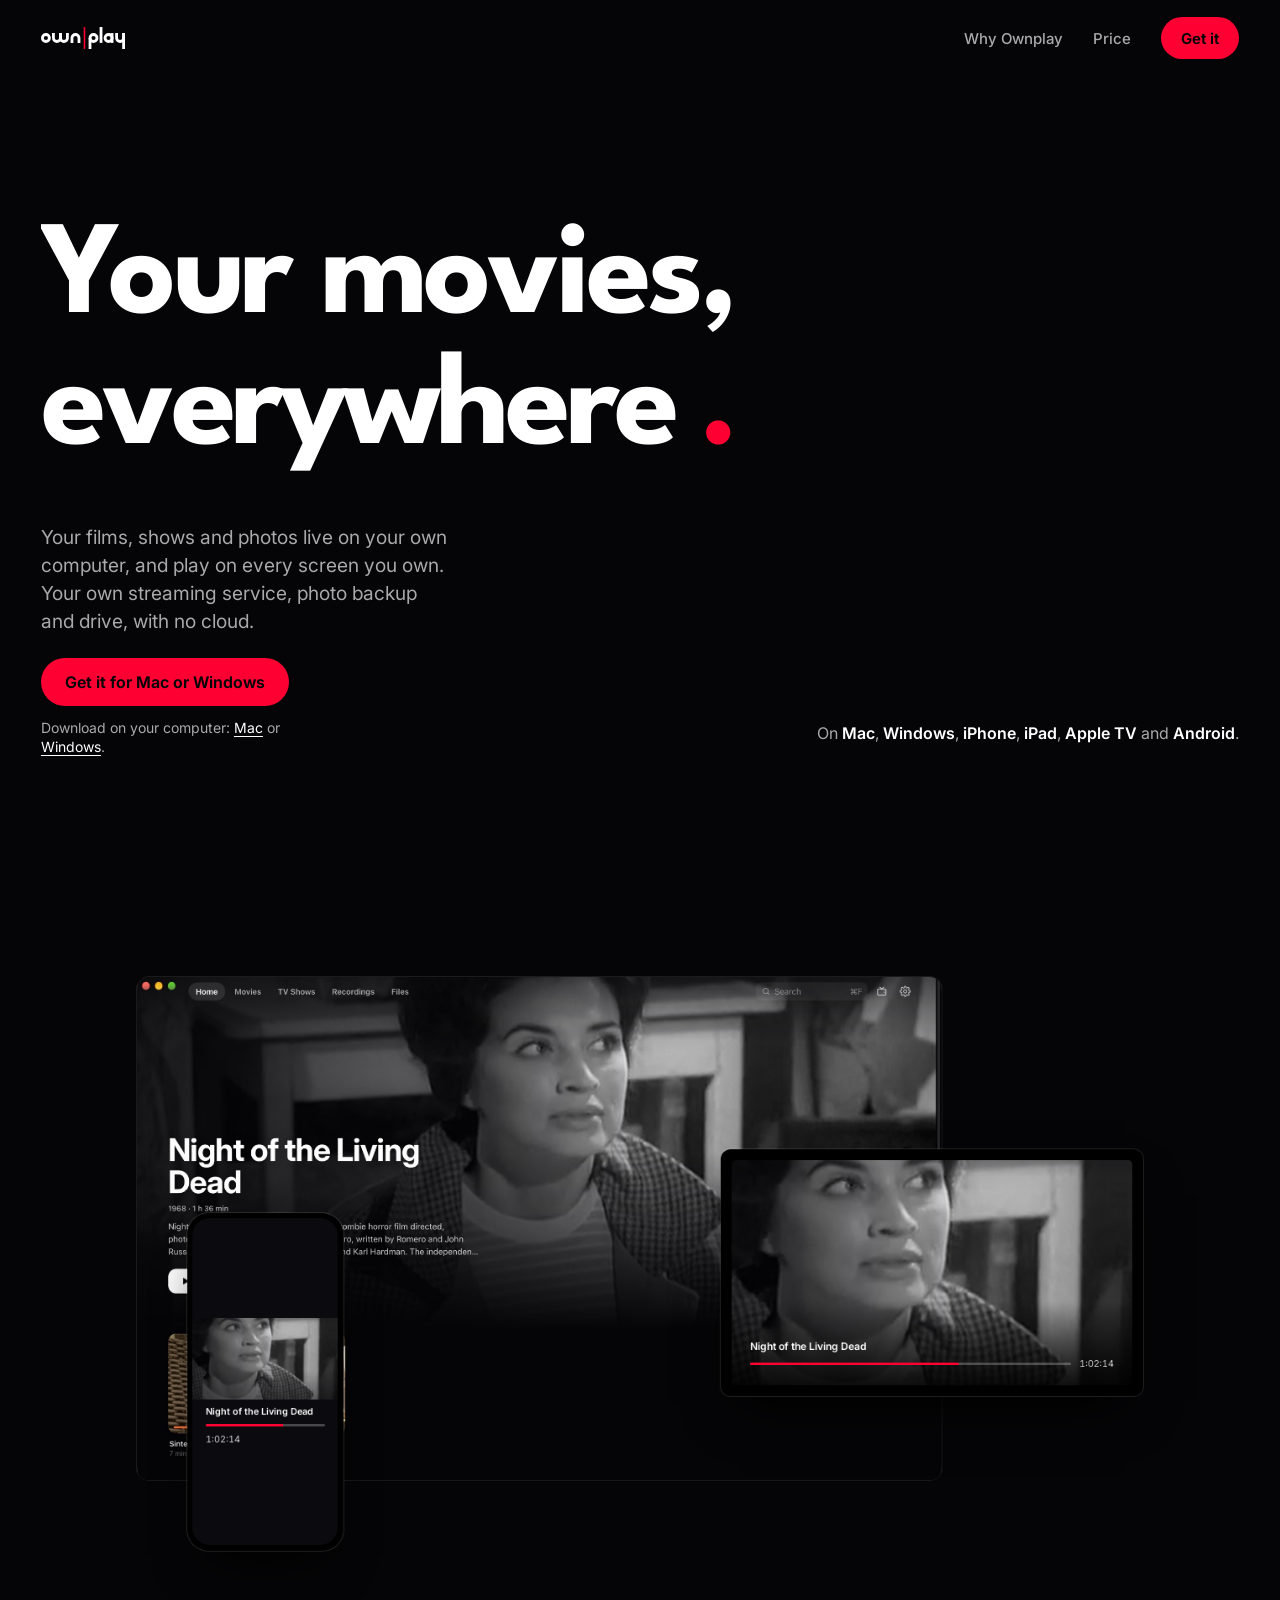
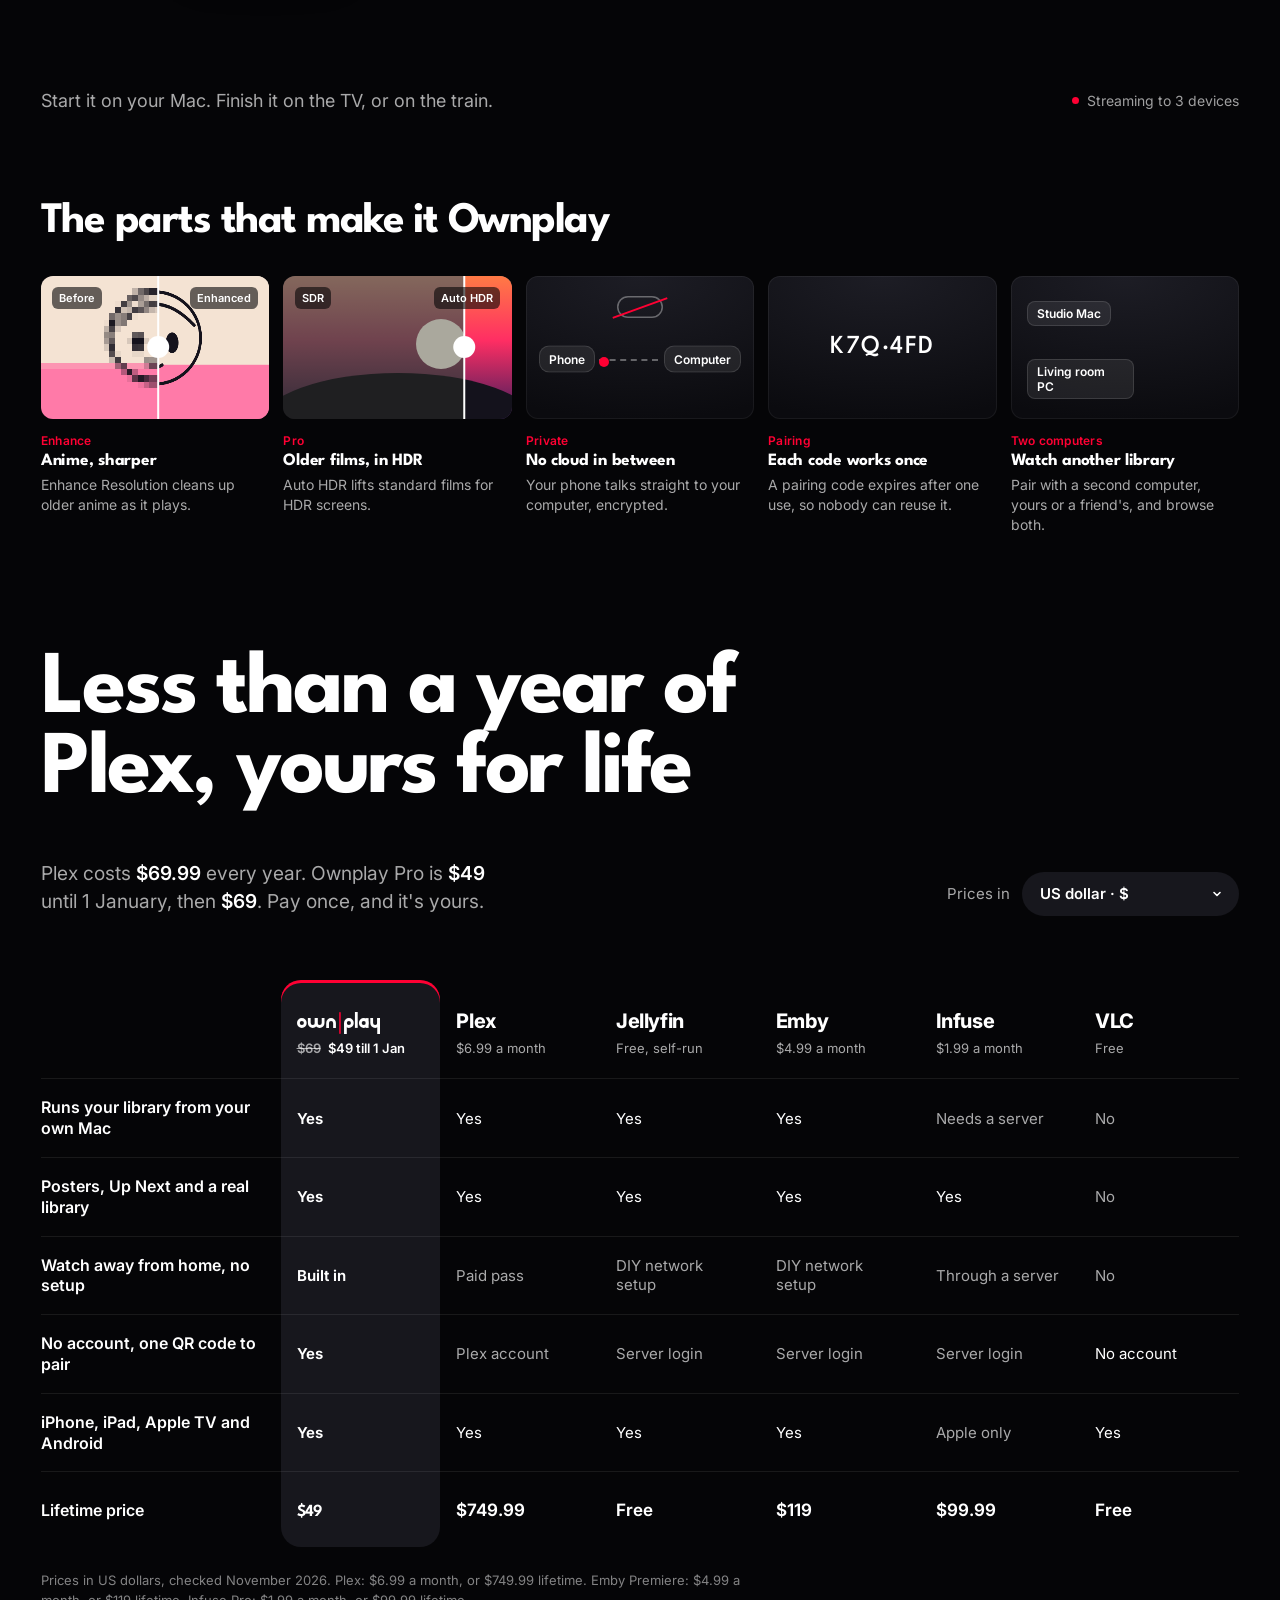
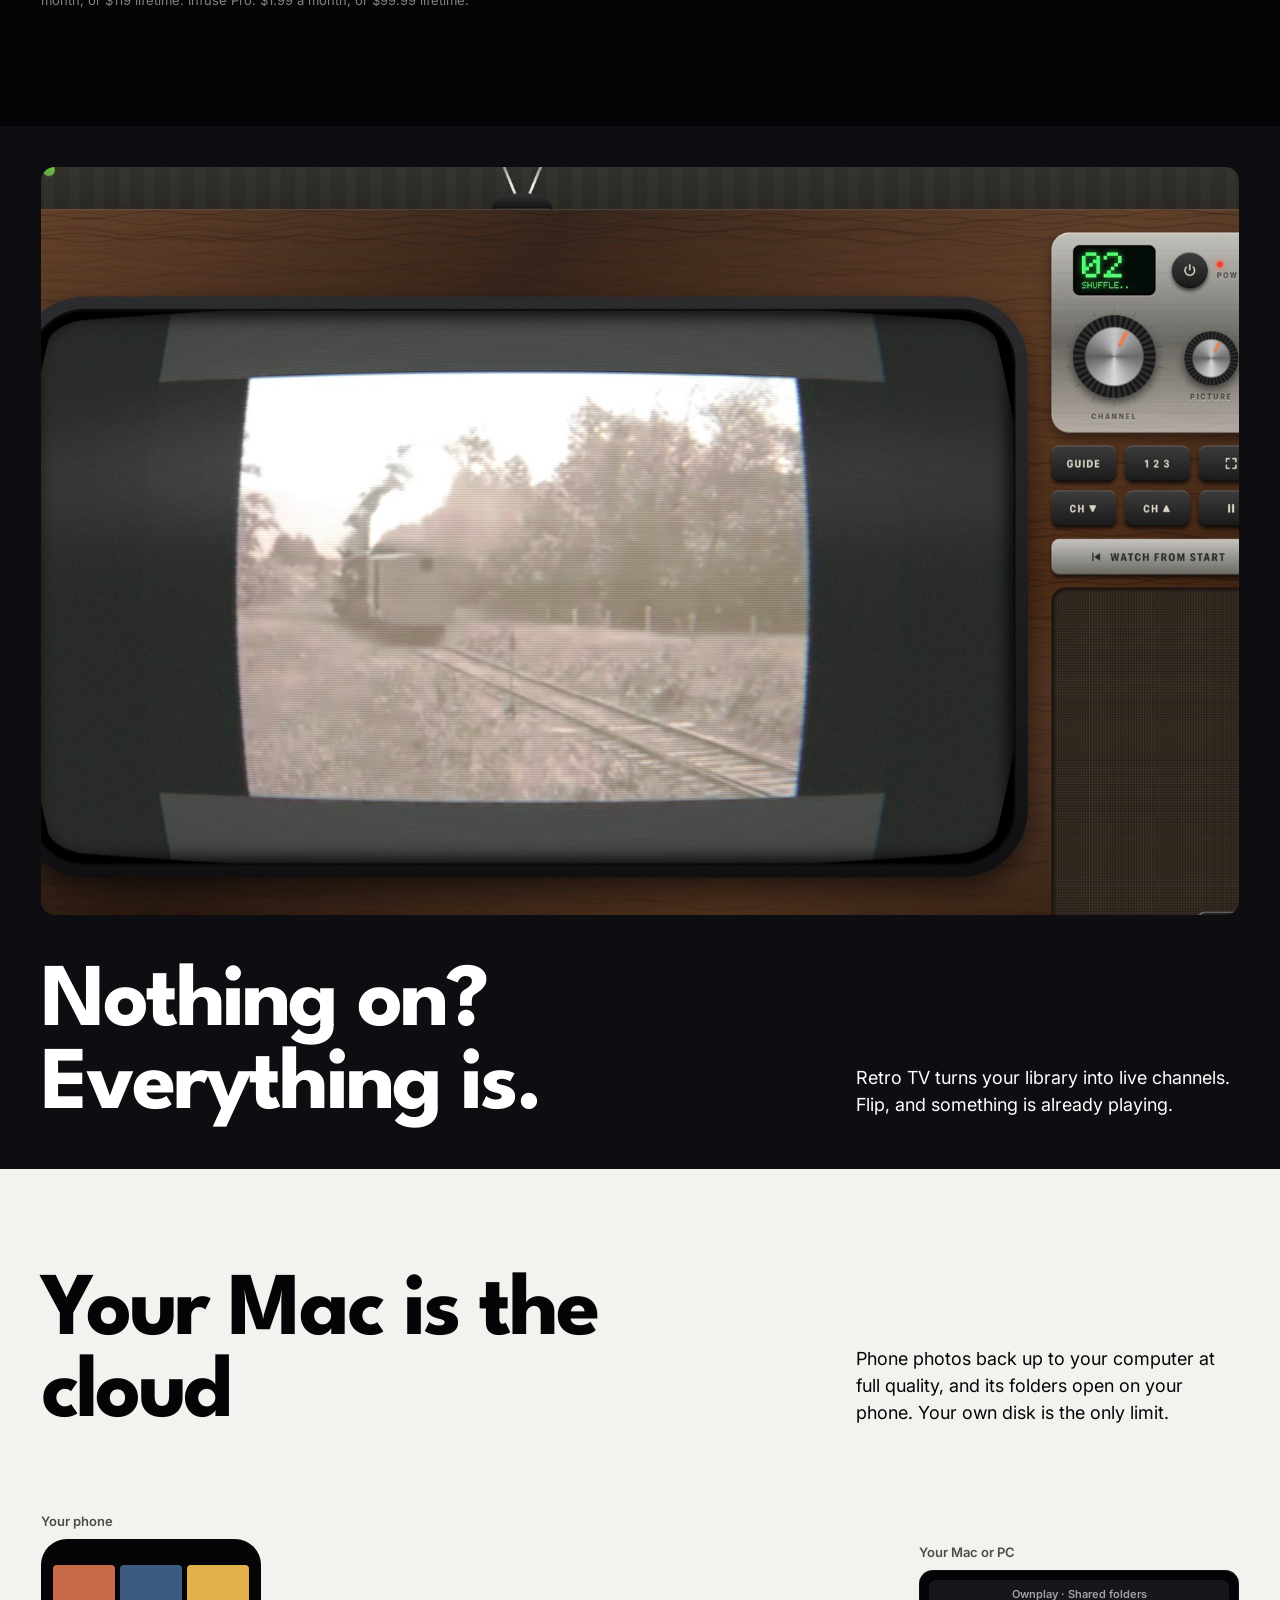
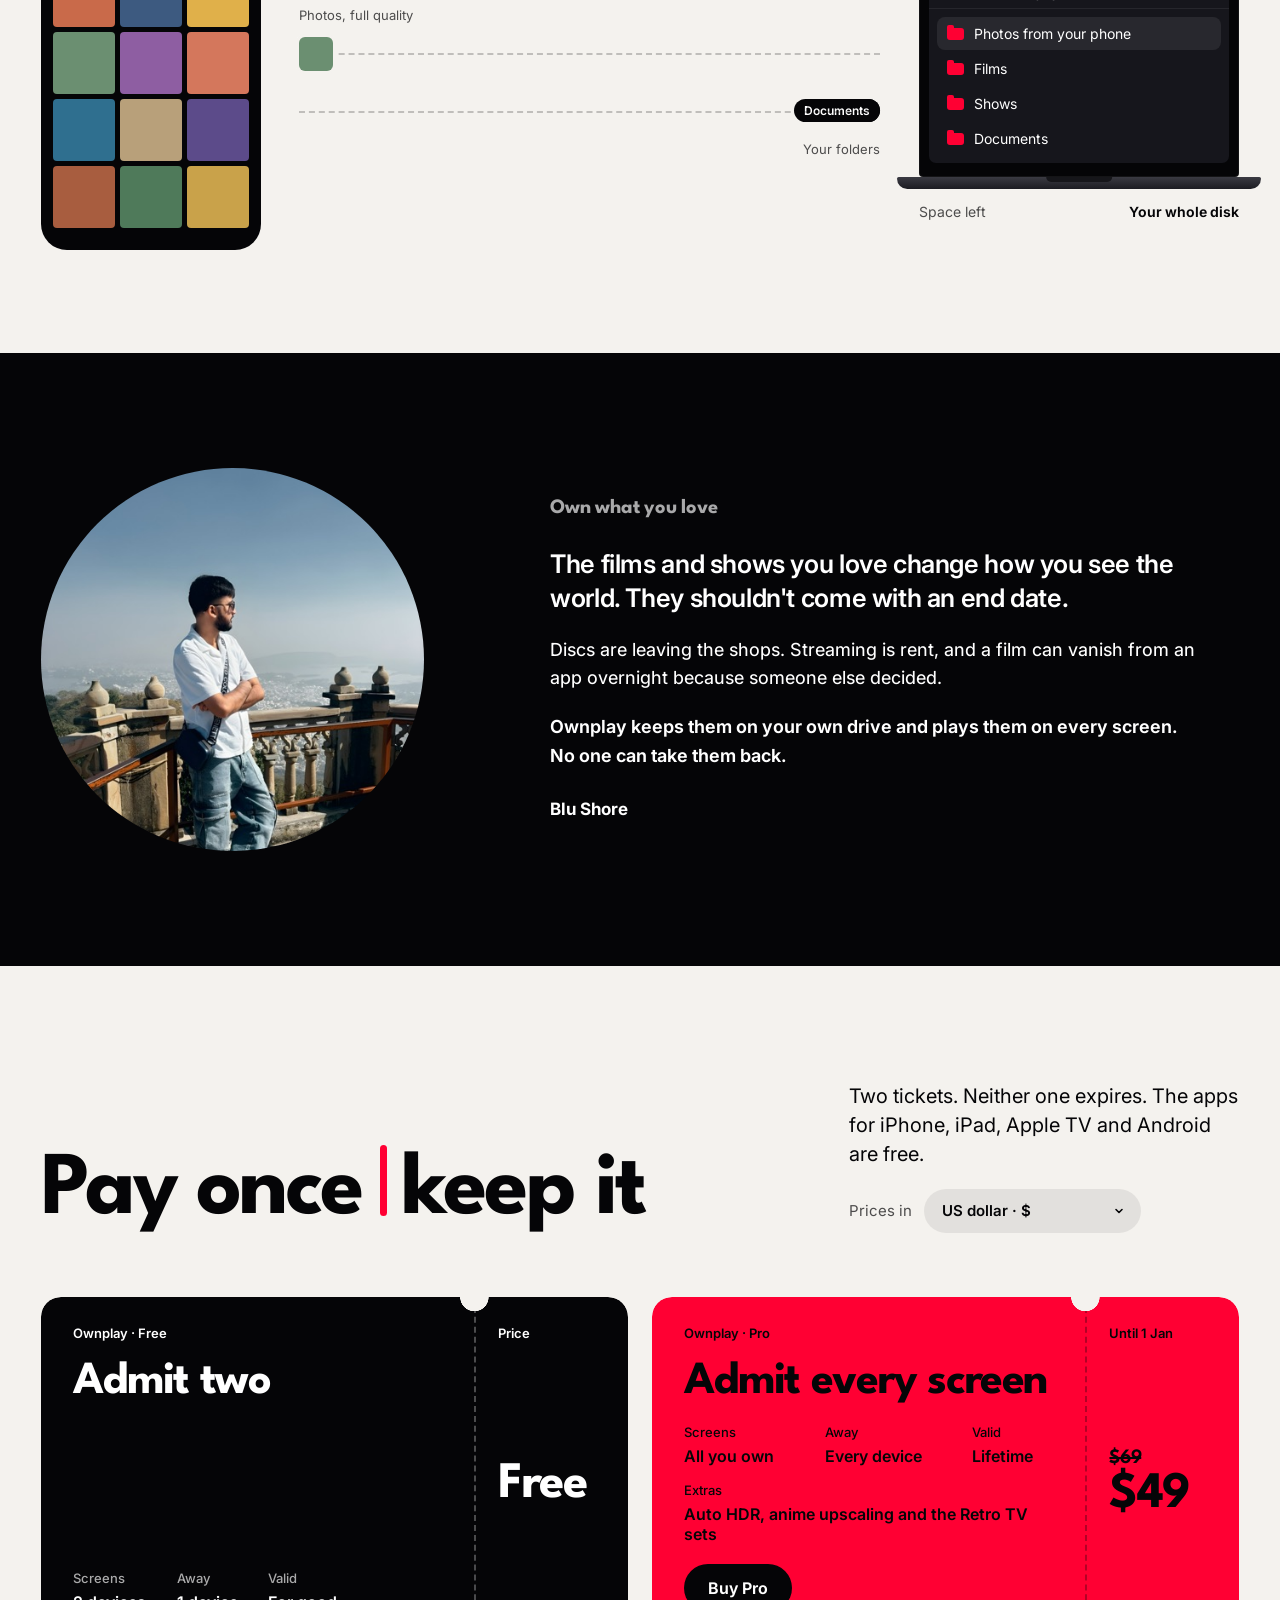
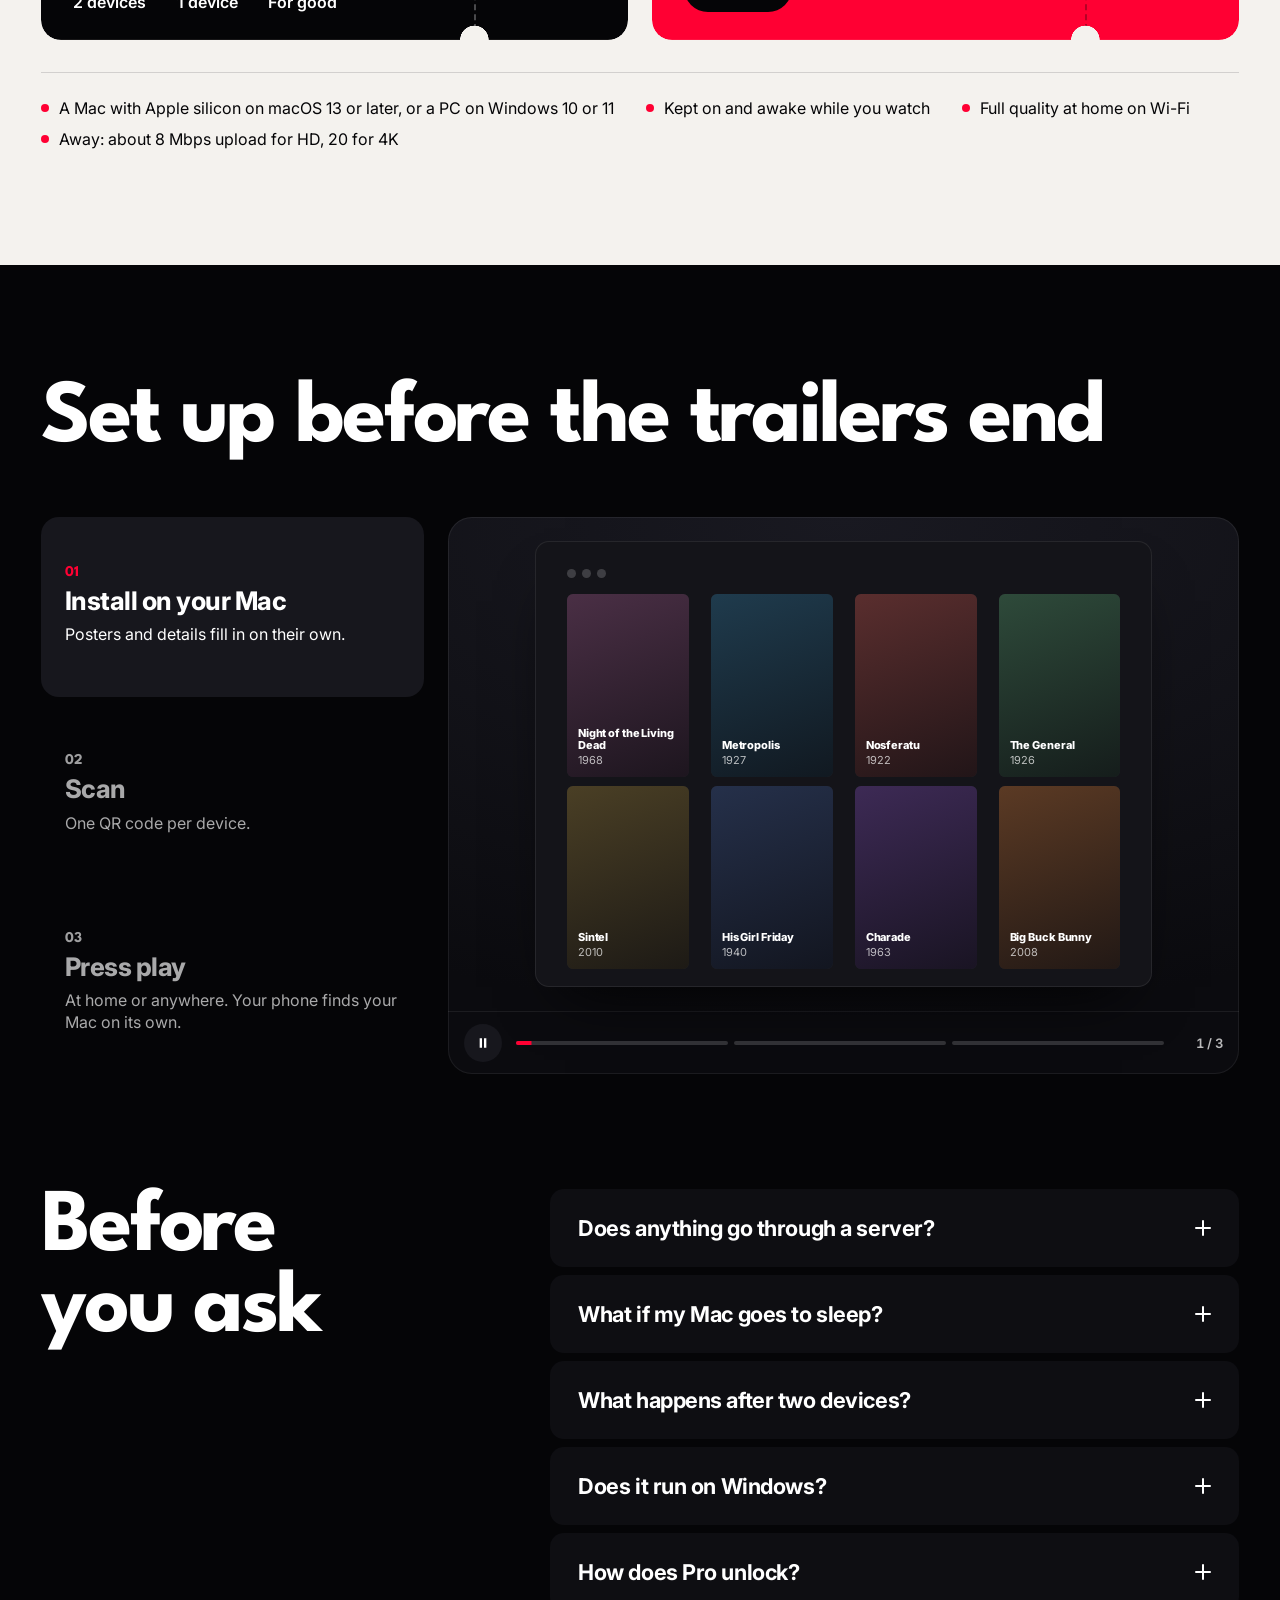
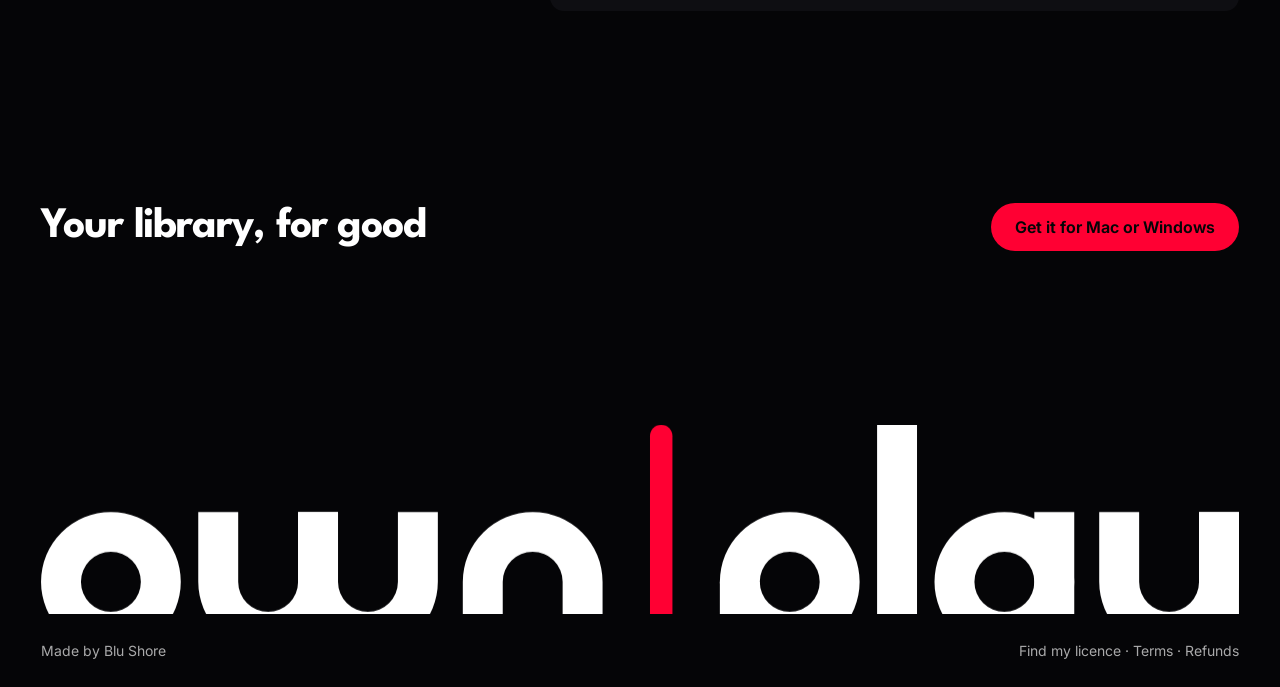
<file: ownplay/index.html>
<!doctype html>
<html lang="en">
<head>
<meta charset="utf-8">
<meta name="viewport" content="width=device-width, initial-scale=1">
<title>Ownplay · Your movies, everywhere</title>
<meta name="description" content="Ownplay keeps your films, shows and photos on your own computer and plays them on every screen: iPhone, iPad, Apple TV and Android. Your own streaming service, photo backup and drive. No cloud, no account. For Mac and Windows.">
<link rel="canonical" href="https://blushore.live/ownplay/">
<meta name="theme-color" content="#050507">
<link rel="icon" href="/ownplay/img/ownplay-icon-dark.svg" type="image/svg+xml">
<meta property="og:title" content="Ownplay · Your movies, everywhere">
<meta property="og:description" content="Your films, shows and photos on your own computer, on every screen you own.">
<meta property="og:image" content="https://blushore.live/ownplay/img/01-home.jpg">
<link rel="preconnect" href="https://fonts.googleapis.com">
<link rel="preconnect" href="https://fonts.gstatic.com" crossorigin>
<link href="https://fonts.googleapis.com/css2?family=Inter:opsz,wght@14..32,400..900&family=League+Spartan:wght@600..800&display=swap" rel="stylesheet">
<style>
/* Opening Night: night ground, one red, Inter at poster scale; every block is one idea */
:root{
  --bg:#050507; --surface:#0E0E12; --step:#17171d; --paper:#F4F2EE;
  --ink:#fff; --muted:rgba(255,255,255,.66); --red:#FF0033; --dark:#050507;
  --m:clamp(20px,3.2vw,48px);
  --spring:cubic-bezier(.32,1.28,.5,1); --ease:cubic-bezier(.2,.7,.1,1);
  --h2:clamp(48px,7vw,116px);
  --disp:"League Spartan",Inter,system-ui,sans-serif;
}
*{box-sizing:border-box;margin:0;padding:0}
html{background:var(--bg);color:var(--ink);font-family:Inter,system-ui,sans-serif;-webkit-font-smoothing:antialiased}
html body{overflow-x:hidden;background:var(--bg);color:var(--ink);font-family:Inter,system-ui,sans-serif}
:root{color-scheme:dark}
button{color:inherit;font:inherit}
a{color:inherit;text-decoration:none}
img{display:block;max-width:100%}
.wrap{padding-inline:var(--m)}
h2{font-family:var(--disp);font-size:var(--h2);font-weight:700;letter-spacing:-.035em;line-height:.9;text-wrap:balance}
.lede{font-size:clamp(18px,1.5vw,22px);line-height:1.45;color:var(--muted);max-width:34ch}
.lede b{color:var(--ink);font-weight:600}

/* buttons: spring on press, a little pull toward the pointer */
.btn{display:inline-flex;align-items:center;justify-content:center;height:48px;padding:0 24px;border-radius:999px;background:var(--red);color:var(--dark);font-weight:650;font-size:16px;transition:transform .45s var(--spring);will-change:transform}
.btn:active{transform:scale(.94)!important}
.btn.ink{background:var(--dark);color:#fff}
.btn.paper{background:var(--paper);color:var(--dark)}
button.btn{border:0;cursor:pointer}
.btn[aria-busy="true"]{opacity:.6;pointer-events:none}

/* nav */
.nav{position:fixed;inset:0 0 auto;display:flex;align-items:center;justify-content:space-between;height:76px;padding-inline:var(--m);z-index:20;transition:transform .5s var(--ease),background .3s}
.nav.solid{background:rgba(5,5,7,.94)}
.nav.hide{transform:translateY(-100%)}
.nav .wm{height:22px}
.nav ul{display:flex;gap:30px;list-style:none;align-items:center;font-size:15px;font-weight:500}
.nav ul a:not(.btn){color:var(--muted);transition:color .2s}
.nav ul a:not(.btn):hover{color:var(--ink)}
.nav .btn{height:42px;font-size:15px;padding:0 20px;white-space:nowrap}
.nav ul a{white-space:nowrap}
@media (max-width:420px){.nav ul{gap:20px}.nav ul li:first-child{display:none}}

/* 1 · hero: the sentence holds the film */
.hero{min-height:min(100svh,940px);display:flex;flex-direction:column;justify-content:center;padding-top:76px}
.hero h1{font-family:var(--disp);font-size:clamp(56px,10.4vw,176px);font-weight:700;letter-spacing:-.035em;line-height:.92}
.hero h1 .ln{display:block;overflow:hidden;padding-bottom:.06em}
.hero h1 .ln>span{display:flex;align-items:center;gap:.18em;transform:translateY(105%);animation:rise 1.1s var(--ease) forwards}
.hero h1 .ln:nth-child(2)>span{animation-delay:.12s}
@keyframes rise{to{transform:none}}
.hero .row{margin-top:44px;display:flex;justify-content:space-between;align-items:flex-end;gap:28px;flex-wrap:wrap;opacity:0;animation:fade .9s .5s var(--ease) forwards}
@keyframes fade{to{opacity:1}}
.hero .act{display:flex;flex-direction:column;gap:22px;align-items:flex-start}
.get{display:flex;flex-direction:column;gap:12px;align-items:flex-start}
.get .alt{font-size:14px;color:var(--muted);line-height:1.4;max-width:34ch}.get .alt a{color:var(--ink);text-decoration:underline;text-underline-offset:3px}.get .alt:empty{display:none}
.btn:focus-visible,summary:focus-visible,input:focus-visible{outline:2px solid var(--red);outline-offset:3px}

/* 2 · the library grows into the screen as you scroll */
.show{padding-top:clamp(40px,6vw,96px)}
.trio{position:relative;padding-bottom:7%;transform:scale(var(--s,.84));transform-origin:50% 0;will-change:transform}
.dv{margin:0;background:#000}
.mac-s{width:80%;border-radius:14px;overflow:hidden;box-shadow:0 0 0 1px rgba(255,255,255,.09)}
.mac-s img{width:100%}
.frm{display:block;position:relative;overflow:hidden;background:#111 url(/ownplay/img/01-home.jpg) 66% 16%/230% auto no-repeat}
.tv-s{position:absolute;right:0;top:30%;width:42%;padding:1.1%;border-radius:12px;box-shadow:0 0 0 1px rgba(255,255,255,.12),0 30px 60px -24px #000}
.tv-s .frm{aspect-ratio:16/9;border-radius:5px}
.tv-s .bar{position:absolute;inset:auto 0 0;display:flex;flex-wrap:wrap;align-items:center;gap:6px 10px;padding:10% 4.5% 4%;background:linear-gradient(transparent,rgba(0,0,0,.82))}
.tv-s .bar b{flex-basis:100%;font-size:clamp(9px,.95vw,14px);font-weight:600;white-space:nowrap}
.pg{position:relative;flex:1;height:3px;border-radius:2px;background:rgba(255,255,255,.25);overflow:hidden;display:block}
.pg i{position:absolute;inset:0;background:var(--red);transform-origin:0 50%;transform:scaleX(.646)}
.tc{font-size:clamp(9px,.85vw,13px);color:rgba(255,255,255,.8);font-variant-numeric:tabular-nums}
.ph-s{position:absolute;left:5%;bottom:0;width:15.5%;aspect-ratio:9/19.5;padding:.55%;border-radius:clamp(14px,2vw,30px);box-shadow:0 0 0 1px rgba(255,255,255,.14),0 30px 60px -24px #000}
.ph-s .scr2{display:flex;flex-direction:column;justify-content:center;gap:8px;height:100%;border-radius:clamp(10px,1.6vw,25px);background:#0b0b0f;padding:0 0 0;overflow:hidden}
.ph-s .frm{aspect-ratio:16/9;width:100%}
.ph-s b{font-size:clamp(8px,.85vw,13px);font-weight:600;padding:0 9%;line-height:1.2}
.ph-s .pg{flex:none;margin:0 9%}
.ph-s .tc{padding:0 9%}
.trio-cap{margin-top:28px;font-size:18px;color:var(--muted);line-height:1.45}


/* 4 · formats run past, faster when you scroll faster */
.demo{position:relative;aspect-ratio:16/9;border-radius:6px;margin-bottom:8px;overflow:hidden;background:radial-gradient(120% 100% at 50% 0%,#1d1d25,#0b0b0f);box-shadow:inset 0 0 0 1px rgba(255,255,255,.06);font-size:13px;font-weight:600;color:#fff}
.ix:not(.live) .demo *{animation-play-state:paused!important}
.demo .tg{position:absolute;top:8%;font-style:normal;font-weight:600;font-size:11px;padding:4px 7px;border-radius:6px;background:rgba(5,5,7,.6);color:#fff}
.demo .tg.l{left:5%}.demo .tg.r{right:5%}
.d-cmp{cursor:ew-resize;touch-action:pan-y}
.d-cmp .aft{position:absolute;inset:0;overflow:hidden;transform:translateX(calc(var(--x,.5)*100%))}
.d-cmp .in{position:absolute;inset:0;transform:translateX(calc(var(--x,.5)*-100%))}
.d-cmp .div{position:absolute;top:0;bottom:0;left:0;width:2px;margin-left:-1px;background:#fff;transform:translateX(calc(var(--x,.5)*var(--w,316px)))}
.d-cmp .div::after{content:"";position:absolute;top:50%;left:50%;width:22px;height:22px;margin:-11px 0 0 -11px;border-radius:50%;background:#fff}
.d-anime canvas{position:absolute;inset:0;width:100%;height:100%}
.d-anime .bef{image-rendering:pixelated}
.scn{position:absolute;inset:0;background:linear-gradient(180deg,#ff7a45 0%,#ff2e63 45%,#3a1d5c 100%);overflow:hidden}
.scn .sun{position:absolute;left:58%;top:30%;width:22%;aspect-ratio:1;border-radius:50%;background:#fff3c4}
.scn .hill{position:absolute;left:-10%;right:-10%;bottom:-38%;height:70%;border-radius:50%;background:#14121c}
.scn.dim{filter:saturate(.35) brightness(.72) contrast(.85)}
.d-direct .cloud{position:absolute;left:50%;top:14%;width:46px;height:22px;margin-left:-23px;border-radius:12px;box-shadow:inset 0 0 0 1.5px rgba(255,255,255,.35)}
.d-direct .cloud::after{content:"";position:absolute;left:-6px;right:-6px;top:50%;height:2px;background:var(--red);transform:rotate(-20deg)}
.d-direct .dev{position:absolute;top:58%;translate:0 -50%;padding:8px 12px;border-radius:10px;background:rgba(255,255,255,.08);box-shadow:inset 0 0 0 1px rgba(255,255,255,.12)}
.d-direct .dph{left:6%}.d-direct .dmac{right:6%}
.d-direct .link{position:absolute;left:32%;right:42%;top:58%;height:0;border-top:2px dashed rgba(255,255,255,.35)}
.d-direct .link i{position:absolute;top:-4px;left:0;width:10px;height:10px;border-radius:50%;background:var(--red);animation:hop 2.4s infinite var(--ease)}
@keyframes hop{0%{transform:translateX(0)}50%{transform:translateX(var(--lw,90px))}100%{transform:translateX(0)}}
.d-code .code{position:absolute;left:50%;top:50%;translate:-50% -50%;font-family:var(--disp);font-variant-numeric:tabular-nums;font-weight:500;font-size:26px;letter-spacing:.06em}
.d-code .strike{position:absolute;left:24%;right:24%;top:50%;height:2px;background:var(--red);transform:scaleX(0);transform-origin:0 50%;animation:strike 5s infinite var(--ease)}
.d-code .used{position:absolute;left:50%;bottom:14%;translate:-50% 0;font-size:12px;font-weight:700;padding:5px 12px;border-radius:999px;background:var(--red);color:var(--dark);opacity:0;animation:usedIn 5s infinite var(--spring)}
@keyframes strike{0%,35%{transform:scaleX(0)}48%,90%{transform:scaleX(1)}100%{transform:scaleX(0)}}
@keyframes usedIn{0%,45%{opacity:0;transform:translateY(6px)}55%,90%{opacity:1;transform:none}100%{opacity:0}}
.d-two .row{position:absolute;left:7%;right:7%;display:flex;align-items:center;gap:6px}.d-two .a{top:14%}.d-two .b{bottom:14%}
.d-two .row b{margin-right:auto;font-size:12px;font-weight:600;padding:5px 10px;border-radius:8px;background:rgba(255,255,255,.08);box-shadow:inset 0 0 0 1px rgba(255,255,255,.12)}
.d-two .row i{width:12%;aspect-ratio:2/3;border-radius:3px;opacity:0;transform:translateX(-10px);animation:rowIn 4.5s infinite var(--spring)}
.d-two .a i{background:linear-gradient(160deg,#5a4a7a,#1a1a22)}.d-two .b i{background:linear-gradient(160deg,#7a3a3a,#1a1a22)}
.d-two .row i:nth-child(3){animation-delay:.15s}.d-two .row i:nth-child(4){animation-delay:.3s}.d-two .b i{animation-delay:.45s!important}
@keyframes rowIn{0%,8%{opacity:0;transform:translateX(-14px)}22%,88%{opacity:1;transform:none}100%{opacity:0}}
.on-list{font-size:16px;color:var(--muted);align-self:flex-end;line-height:1.4;padding-block:12.8px}
.on-list b{color:var(--ink);font-weight:600}

/* 5 · versus */
.vs{padding-block:clamp(80px,9vw,140px)}
.vs .head{display:grid;grid-template-columns:repeat(12,1fr);gap:24px;align-items:end}
.vs h2{grid-column:1/9}
.vs .lede{grid-column:9/13}
.vs-l{grid-column:1/9;grid-row:2;margin-top:24px;font-size:clamp(18px,1.5vw,22px);line-height:1.45;color:var(--muted);max-width:40ch}
.vs-l .cur{color:var(--ink);font-weight:600}
.curpick{grid-row:1/3;align-self:end;grid-column:9/13;justify-self:end;display:flex;align-items:center;gap:12px;font-size:15px;color:var(--muted)}
.curpick select{font:inherit;font-size:15px;font-weight:600;color:var(--ink);height:44px;padding:0 40px 0 18px;border-radius:999px;border:0;background:var(--step) url("data:image/svg+xml,%3Csvg xmlns='http://www.w3.org/2000/svg' viewBox='0 0 12 12'%3E%3Cpath d='M3 4.5l3 3 3-3' fill='none' stroke='%23fff' stroke-width='1.6' stroke-linecap='round' stroke-linejoin='round'/%3E%3C/svg%3E") right 16px center/12px no-repeat;appearance:none;-webkit-appearance:none;cursor:pointer}
.curpick.lt{color:rgba(5,5,7,.7);margin-top:20px;justify-content:flex-start}
.curpick.lt select{color:var(--dark);background-color:rgba(5,5,7,.07);background-image:url("data:image/svg+xml,%3Csvg xmlns='http://www.w3.org/2000/svg' viewBox='0 0 12 12'%3E%3Cpath d='M3 4.5l3 3 3-3' fill='none' stroke='%23050507' stroke-width='1.6' stroke-linecap='round' stroke-linejoin='round'/%3E%3C/svg%3E")}
.curpick select:focus-visible{outline:2px solid var(--red);outline-offset:3px}
.table{margin-top:64px;display:grid;grid-template-columns:minmax(200px,1.5fr) repeat(6,minmax(0,1fr));position:relative}
.table .row{display:contents}
.table .row>div{padding:18px 16px;font-size:15px;line-height:1.3;display:flex;align-items:center;gap:10px;min-height:76px;border-top:1px solid rgba(255,255,255,.08)}
.table .hd>div{border-top:0;flex-direction:column;align-items:flex-start;justify-content:flex-end;gap:6px;padding-block:28px 22px}
.table .th b{font-size:20px;font-weight:750;letter-spacing:-.02em}
.table .th small{font-size:13px;color:var(--muted)}
.table .th small s{color:rgba(255,255,255,.62);margin-right:4px}
.table .th.own img{height:22px;display:block}
.table .th.own small{color:var(--ink);font-weight:600}
.table .q{font-size:16px!important;font-weight:600;padding-left:0!important}
.table .own{background:var(--step);font-weight:650}
.table .hd .own{border-radius:20px 20px 0 0;box-shadow:inset 0 3px 0 var(--red)}
.table .row:last-child .own{border-radius:0 0 20px 20px}
.table .dim{color:var(--muted)}
.table .own:not(.th){color:var(--ink)}
.hbar{display:inline-block;width:.085em;height:.8em;margin:0 .16em 0 .2em;border-radius:.04em;background:var(--red);vertical-align:-.04em}
.table .big{font-family:var(--disp);font-size:30px;font-weight:700;letter-spacing:-.03em;color:var(--ink)}
.table .row:last-child span:not(.big){font-size:17px;font-weight:650}
.ok{flex:none;width:22px;height:22px;border-radius:50%;background:var(--red) url("data:image/svg+xml,%3Csvg xmlns='http://www.w3.org/2000/svg' viewBox='0 0 24 24' fill='none' stroke='%23050507' stroke-width='3.2' stroke-linecap='round' stroke-linejoin='round'%3E%3Cpath d='M6 12.5l4 4 8-9'/%3E%3C/svg%3E") center/14px no-repeat}
.table div:not(.own)>.ok{background-color:rgba(255,255,255,.88)}
.x{flex:none;width:22px;height:22px;border-radius:50%;box-shadow:inset 0 0 0 1.5px rgba(255,255,255,.3);position:relative}
.x::before{content:"";position:absolute;left:6px;right:6px;top:10.25px;height:1.5px;background:rgba(255,255,255,.45)}
.sr{position:absolute;width:1px;height:1px;overflow:hidden;clip:rect(0 0 0 0)}
.table .r{opacity:0;transform:translateY(14px);transition:opacity .6s var(--ease),transform .7s var(--spring)}
.table.on .r{opacity:1;transform:none}
.pickc{display:none}
.pickc+.table{margin-top:64px}
.vs-note{margin-top:24px;font-size:13px;line-height:1.5;color:rgba(255,255,255,.5);max-width:90ch}
.no::before{background:transparent;box-shadow:inset 0 0 0 2px rgba(255,255,255,.35)}


/* 6 · three steps: a red line runs through them in order */
.how{padding-block:clamp(80px,9vw,140px) 0}
.pp{flex:none;width:38px;height:38px;border-radius:50%;border:0;background:var(--step);color:var(--ink);cursor:pointer;display:grid;place-items:center;transition:transform .4s var(--spring),background .3s}
.pp:hover{background:#26262e}.pp:active{transform:scale(.92)}.pp:focus-visible{outline:2px solid var(--red);outline-offset:3px}
.pp svg{width:16px;height:16px;fill:currentColor}.pp .i-play{display:none}.pp[data-state="pause"] .i-play{display:block}.pp[data-state="pause"] .i-pause{display:none}
.trl{margin-top:56px;display:grid;grid-template-columns:repeat(12,1fr);gap:24px;align-items:stretch}
.scr{grid-column:5/13;grid-row:1;position:relative;display:flex;flex-direction:column;border-radius:24px;overflow:hidden;background:radial-gradient(120% 90% at 50% 0%,#1a1a22,#0b0b0f);box-shadow:inset 0 0 0 1px rgba(255,255,255,.07)}
.stage{position:relative;aspect-ratio:16/10}
.ctl{display:flex;align-items:center;gap:14px;padding:12px 16px;border-top:1px solid rgba(255,255,255,.07)}
.segs{flex:1;display:flex;gap:6px}
.segs i{position:relative;flex:1;height:4px;border-radius:2px;background:rgba(255,255,255,.16);overflow:hidden}
.segs i::after{content:"";position:absolute;inset:0;background:var(--red);transform:scaleX(var(--f,0));transform-origin:0 50%}
.stp{font-variant-numeric:tabular-nums;font-weight:600;font-size:13px;color:rgba(255,255,255,.72);min-width:3.5em;text-align:right}
.cap{display:none}
.scene{position:absolute;inset:0;display:grid;place-items:center;opacity:0;transform:scale(.94);transition:opacity .45s var(--ease),transform .8s var(--spring)}
.trl[data-step="1"] .sc1,.trl[data-step="2"] .sc2,.trl[data-step="3"] .sc3{opacity:1;transform:none}
.mac{width:78%;aspect-ratio:16/10;border-radius:14px;background:#141419;box-shadow:inset 0 0 0 1px rgba(255,255,255,.08),0 30px 60px -30px #000;padding:3.5% 4%;display:flex;flex-direction:column;gap:5%}
.mac .dots{display:flex;gap:6px}.mac .dots i{width:9px;height:9px;border-radius:50%;background:rgba(255,255,255,.18)}
.mac .grid{flex:1;display:grid;grid-template-columns:repeat(4,1fr);gap:5% 4%;align-content:start}
.pst{font-style:normal;position:relative;aspect-ratio:2/3;border-radius:6px;background:rgba(255,255,255,.06);overflow:hidden}
.pst>span{position:absolute;inset:auto 0 0 0;z-index:1;padding:8% 9%;display:flex;flex-direction:column;gap:2px;opacity:0;transform:translateY(6px);transition:opacity .5s var(--ease),transform .7s var(--spring)}
.pst b{font-size:11px;font-weight:800;letter-spacing:-.01em;line-height:1.1}
.pst small{font-size:11px;color:rgba(255,255,255,.7)}
.trl[data-step="1"] .pst>span{opacity:1;transform:none;transition-delay:calc(var(--d) + 650ms)}
.pst::after{content:"";position:absolute;inset:0;background:linear-gradient(160deg,var(--c),#0b0b0f 140%);opacity:0;transform:scale(1.15);transition:opacity .5s var(--ease),transform .9s var(--spring)}
.trl[data-step="1"] .pst::after{opacity:1;transform:none;transition-delay:calc(var(--d) + 350ms)}
.phone{position:relative;width:27%;aspect-ratio:9/18.5;border-radius:30px;background:#050507;box-shadow:inset 0 0 0 2px rgba(255,255,255,.16),0 30px 60px -30px #000;display:grid;place-items:center}
.view{position:relative;width:74%;aspect-ratio:1;display:grid;place-items:center}
.qr{width:78%;height:78%;fill:#fff}
.cnr{position:absolute;inset:0;border-radius:10px;background:linear-gradient(#fff,#fff) 0 0/18px 2px,linear-gradient(#fff,#fff) 0 0/2px 18px,linear-gradient(#fff,#fff) 100% 0/18px 2px,linear-gradient(#fff,#fff) 100% 0/2px 18px,linear-gradient(#fff,#fff) 0 100%/18px 2px,linear-gradient(#fff,#fff) 0 100%/2px 18px,linear-gradient(#fff,#fff) 100% 100%/18px 2px,linear-gradient(#fff,#fff) 100% 100%/2px 18px;background-repeat:no-repeat;opacity:.7}
.scan{position:absolute;left:4%;right:4%;top:6%;height:2px;background:var(--red);opacity:0}
.trl[data-step="2"] .scan{animation:scan 1.3s ease-in-out 2 alternate .3s}
@keyframes scan{0%{opacity:1;transform:translateY(0)}100%{opacity:1;transform:translateY(calc(var(--vh,1)*0px + 540%))}}
.paired{position:absolute;bottom:14%;font-size:13px;font-weight:700;padding:7px 14px;border-radius:999px;background:var(--red);color:var(--dark);opacity:0;transform:translateY(8px) scale(.9);transition:opacity .4s var(--ease),transform .6s var(--spring)}
.trl[data-step="2"] .paired{opacity:1;transform:none;transition-delay:2.7s}
.tv{position:relative;width:84%;aspect-ratio:16/9;border-radius:14px;overflow:hidden;box-shadow:inset 0 0 0 1px rgba(255,255,255,.1),0 30px 60px -30px #000}
.tv{background:#0b0b0f}.tv .glow{position:absolute;inset:0;background:linear-gradient(135deg,#5a1622,#1f3b4d 70%,#0b0b0f);transform:scale(1.15);transition:transform 4s var(--ease)}
.trl[data-step="3"] .tv .glow{transform:none}
.tv .play{position:absolute;left:50%;top:50%;width:64px;height:64px;margin:-32px 0 0 -32px;border-radius:50%;background:rgba(244,242,238,.92) url("data:image/svg+xml,%3Csvg xmlns='http://www.w3.org/2000/svg' viewBox='0 0 24 24'%3E%3Cpath d='M9 6.5v11l9-5.5z' fill='%23050507'/%3E%3C/svg%3E") center/28px no-repeat;transform:scale(.8);opacity:0;transition:transform .7s var(--spring),opacity .4s}
.trl[data-step="3"] .tv .play{transform:none;opacity:1;transition-delay:.3s}
.where{position:absolute;left:4%;top:6%;height:30px;min-width:96px;border-radius:999px;background:rgba(5,5,7,.72);font-size:13px;font-weight:650}
.where em{position:absolute;inset:0;display:grid;place-items:center;padding:0 12px;font-style:normal;white-space:nowrap}
.where em+em{opacity:0}
.trl[data-step="3"] .where em{animation:swapA 3.4s steps(1) forwards}
.trl[data-step="3"] .where em+em{animation-name:swapB}
@keyframes swapA{0%{opacity:1}50%{opacity:0}}@keyframes swapB{0%{opacity:0}50%{opacity:1}}
.prog{position:absolute;left:0;right:0;bottom:0;height:4px;background:var(--red);transform:scaleX(0);transform-origin:0 50%}
.trl[data-step="3"] .prog{transform:scaleX(.62);transition:transform 3.4s linear}
.chap{grid-column:1/5;grid-row:1;list-style:none;display:flex;flex-direction:column;gap:8px}
.chap li{flex:1;display:flex}
.chap button{position:relative;flex:1;text-align:left;font:inherit;color:var(--muted);background:transparent;border:0;border-radius:18px;padding:22px 24px 26px;cursor:pointer;display:flex;flex-direction:column;justify-content:center;gap:8px;overflow:hidden;transition:background .3s,color .3s,transform .4s var(--spring)}
.chap button:hover{color:var(--ink)}.chap button:active{transform:scale(.98)}
.chap button:focus-visible{outline:2px solid var(--red);outline-offset:2px}
.chap button[aria-current]{background:var(--step);color:var(--ink)}
.chap button[aria-current] small{color:var(--red)}
.chap small{font-family:var(--disp);font-variant-numeric:tabular-nums;font-weight:700;font-size:15px;color:rgba(255,255,255,.62)}
.chap b{font-size:clamp(22px,2vw,28px);font-weight:750;letter-spacing:-.02em;line-height:1.1}
.chap span{font-size:16px;line-height:1.4}

/* 7 · fields */
.field{min-height:72svh;display:grid;grid-template-columns:repeat(12,1fr);grid-template-rows:1fr auto;gap:0 24px;padding:var(--m);position:relative;overflow:hidden}
.field .pic{grid-column:1/13;grid-row:1;align-self:center;border-radius:14px;overflow:hidden;margin-bottom:48px}
.field .pic img{width:100%;height:auto;transform:translateY(var(--py,0)) scale(1.08);will-change:transform}
.field h3{grid-row:2;grid-column:1/8;font-family:var(--disp);font-size:var(--h2);font-weight:700;letter-spacing:-.035em;line-height:.92}
.field p{grid-row:2;grid-column:9/13;align-self:end;font-size:18px;line-height:1.5;padding-bottom:10px}
.field.paper{background:var(--paper);color:var(--dark)}
.field.surface{background:var(--surface)}
.field.short{min-height:auto;padding-block:clamp(72px,8vw,120px);grid-template-rows:auto}
.field.short h3,.field.short p{grid-row:1}
/* the sync strip: photos fly up to the Mac, folders come back; transform only, still when off screen */
.sync{grid-row:2;grid-column:1/-1;margin-top:clamp(48px,6vw,88px);display:grid;grid-template-columns:minmax(150px,220px) 1fr minmax(220px,320px);align-items:center;gap:0 clamp(16px,3vw,40px)}
.s-k{display:block;font-size:13px;font-weight:600;margin-bottom:10px;color:rgba(5,5,7,.7)}
.s-ph .s-shots{border-radius:26px;background:var(--dark);padding:26px 12px 22px;display:grid;grid-template-columns:repeat(3,1fr);align-content:start;gap:5px}
.s-shots i{aspect-ratio:1;border-radius:4px;background:var(--c)}
.s-lane{position:relative;height:150px;container-type:inline-size}
.s-lane::before,.s-lane::after{content:"";position:absolute;left:0;right:0;border-top:2px dashed rgba(5,5,7,.22)}
.s-lane::before{top:46px}.s-lane::after{top:104px}
.s-up i{position:absolute;left:0;top:30px;width:34px;height:34px;border-radius:6px;background:var(--c);box-shadow:0 0 0 3px var(--paper);animation:s-fly 3s linear infinite;animation-delay:var(--d,0s)}
@keyframes s-fly{0%{transform:translateX(0) scale(.6);opacity:0}12%{opacity:1;transform:translateX(12cqw) scale(1)}88%{opacity:1}100%{transform:translateX(calc(100cqw - 34px)) scale(.6);opacity:0}}
.s-dn b{position:absolute;right:0;top:92px;font-size:12px;font-weight:600;padding:4px 10px;border-radius:999px;background:var(--dark);color:#fff;white-space:nowrap;animation:s-back 3s linear infinite;animation-delay:var(--d,0s)}
@keyframes s-back{0%{transform:translateX(0);opacity:0}12%{opacity:1}88%{opacity:1}100%{transform:translateX(calc(-100cqw + 100%));opacity:0}}
.s-lane em{position:absolute;left:0;top:0;font-style:normal;font-size:13px;color:rgba(5,5,7,.7)}
.s-lane em.r{top:auto;bottom:0;left:auto;right:0}
.lap{display:flex;flex-direction:column;align-items:center}
.lid{width:100%;border-radius:14px 14px 4px 4px;background:var(--dark);padding:10px 10px 14px;box-shadow:inset 0 0 0 1px rgba(255,255,255,.06)}
.win{border-radius:7px;background:#16161c;color:#fff;overflow:hidden}
.win .tb{display:block;padding:7px 12px;font-size:11px;font-weight:600;color:rgba(255,255,255,.6);text-align:center;border-bottom:1px solid rgba(255,255,255,.07)}
.deck{position:relative;width:114%;height:12px;border-radius:2px 2px 12px 12px;background:linear-gradient(#3a3a42,#1c1c22)}
.deck::after{content:"";position:absolute;left:50%;top:0;width:18%;height:5px;translate:-50% 0;border-radius:0 0 6px 6px;background:#16161a}
.s-mac ul{list-style:none;color:#fff;padding:8px;display:grid;gap:2px;font-size:14px}
.s-mac li{display:flex;align-items:center;gap:10px;padding:8px 10px;border-radius:8px}
.s-mac li:first-child{background:rgba(255,255,255,.08)}
.s-mac li i{position:relative;width:17px;height:12px;margin-top:2px;border-radius:1px 3px 3px 3px;background:var(--red);flex:none}
.s-mac li i::before{content:"";position:absolute;left:0;top:-3px;width:7px;height:4px;border-radius:2px 2px 0 0;background:var(--red)}
.s-disk{margin-top:14px;display:flex;justify-content:space-between;align-items:center;font-size:14px}
.s-disk span{color:rgba(5,5,7,.7)}.s-disk b{font-weight:650}
.sync:not(.live) *{animation-play-state:paused}

/* 8 · from the maker */
.maker{padding-block:clamp(80px,9vw,140px);display:grid;grid-template-columns:repeat(12,1fr);gap:24px;align-items:center}
.maker figure{grid-column:1/5;aspect-ratio:1;border-radius:50%;overflow:hidden;max-width:420px}
.maker figure img{width:100%;height:100%;object-fit:cover;object-position:50% 22%}
.maker>div{grid-column:6/13}
.maker h2{font-size:clamp(20px,1.6vw,24px);letter-spacing:-.01em;margin-bottom:28px;color:var(--muted)}
.maker blockquote{font-size:clamp(18px,1.4vw,21px);font-weight:450;line-height:1.6;max-width:36em}
.maker blockquote .lead{font-size:clamp(22px,2vw,28px);font-weight:600;letter-spacing:-.015em;line-height:1.35}
.maker blockquote .end{font-weight:650}
.maker blockquote i{font-style:italic}
.maker blockquote p+p{margin-top:1.1em}
.maker cite{display:block;margin-top:28px;font-style:normal;font-size:17px;color:var(--muted)}
.maker cite b{color:var(--ink)}

/* 9 · price */
.price{background:var(--paper);color:var(--dark);padding:clamp(80px,9vw,140px) var(--m)}
.price .ph{display:flex;justify-content:space-between;align-items:flex-end;gap:32px;flex-wrap:wrap}
.price .ph p{font-size:20px;line-height:1.45;max-width:30ch}
.k{font-weight:600;font-size:13px}
.tix{margin-top:clamp(40px,5vw,72px);display:grid;grid-template-columns:1fr 1fr;gap:24px}
.tk{--sw:clamp(120px,12vw,168px);--r:14px;position:relative;display:grid;grid-template-columns:1fr var(--sw);min-height:300px;border-radius:20px;transition:transform .6s var(--spring);
  -webkit-mask:radial-gradient(circle at calc(100% - var(--sw)) 0,#0000 var(--r),#000 calc(var(--r) + .5px)) top/100% 51% no-repeat,radial-gradient(circle at calc(100% - var(--sw)) 100%,#0000 var(--r),#000 calc(var(--r) + .5px)) bottom/100% 51% no-repeat;
  mask:radial-gradient(circle at calc(100% - var(--sw)) 0,#0000 var(--r),#000 calc(var(--r) + .5px)) top/100% 51% no-repeat,radial-gradient(circle at calc(100% - var(--sw)) 100%,#0000 var(--r),#000 calc(var(--r) + .5px)) bottom/100% 51% no-repeat}
.tk.free{background:var(--dark);color:#fff}
.tk.pro{background:var(--red);color:var(--dark)}
@media (hover:hover){.tk:hover{transform:translateY(-6px) rotate(-.6deg)}.tk.pro:hover{transform:translateY(-6px) rotate(.6deg)}}
.tb{padding:28px 32px;display:flex;flex-direction:column;gap:20px}
.tb h3{font-family:var(--disp);font-size:clamp(34px,3.6vw,56px);font-weight:700;letter-spacing:-.03em;line-height:.95;margin-bottom:auto}
.tb dl{display:grid;grid-template-columns:repeat(3,auto);justify-content:start;gap:8px clamp(18px,2.4vw,36px)}
.tb dt{font-weight:500;font-size:13px;opacity:.66}
.tb dd{font-size:16px;font-weight:600;margin-top:6px;white-space:nowrap}
.tb dl .wide{grid-column:1/-1;margin-top:8px}.tb dl .wide dd{white-space:normal}
.tb .btn{align-self:flex-start}
.st{border-left:2px dashed currentColor;border-color:rgba(255,255,255,.28);padding:28px 22px;display:flex;flex-direction:column;justify-content:space-between;gap:16px}
.pro .st{border-color:rgba(5,5,7,.3)}
.pro dt{opacity:1}.st b.long{font-size:clamp(26px,2.6vw,44px)}.pro .st b s{color:var(--dark)}
.st b{margin:auto 0;white-space:nowrap;font-family:var(--disp);font-size:clamp(40px,4vw,60px);font-weight:700;letter-spacing:-.03em;line-height:1;display:flex;flex-direction:column}
.st b s{font-size:max(18px,.4em);font-weight:650;letter-spacing:-.02em;color:rgba(5,5,7,.66);text-decoration-thickness:2px}
.st .no{opacity:.66;white-space:nowrap}
.terms{margin-top:32px;display:flex;align-items:center;justify-content:space-between;gap:24px;flex-wrap:wrap;padding-top:24px;border-top:1px solid rgba(5,5,7,.14)}
.terms ul{list-style:none;display:flex;flex-wrap:wrap;gap:8px 32px;font-size:16px;line-height:1.4}
.terms li{display:flex;gap:10px;align-items:flex-start}
.terms li::before{content:"";flex:none;margin-top:7px;width:8px;height:8px;border-radius:50%;background:var(--red)}

/* licence, right after checkout */
.lic{margin:auto;width:min(560px,calc(100% - 32px));border:0;border-radius:24px;background:var(--paper);color:var(--dark);padding:32px;display:none;flex-direction:column;gap:20px}
.lic[open]{display:flex;animation:licIn .6s var(--spring)}
.lic::backdrop{background:rgba(5,5,7,.8)}
.lic h2{font-size:clamp(36px,5vw,52px)}
.lic p{font-size:16px;line-height:1.5}.lic a{text-decoration:underline;text-underline-offset:3px}
.lic .code{font:500 14px/1.5 ui-monospace,Menlo,monospace;word-break:break-all;background:rgba(5,5,7,.07);padding:14px 16px;border-radius:12px;user-select:all}
.lic .row{display:flex;gap:12px;justify-content:flex-end}
@keyframes licIn{from{opacity:0;transform:scale(.94) translateY(12px)}}
@media (prefers-reduced-motion:reduce){.lic[open]{animation:none}}

/* 10 · questions */
.faq{padding-block:clamp(80px,9vw,140px);display:grid;grid-template-columns:repeat(12,1fr);gap:24px;align-items:start}
.faq h2{grid-column:1/5}
.faq .qs{grid-column:6/13}
.faq details:first-child{margin-top:0}
.faq details{background:var(--surface);border-radius:14px;margin-top:8px;overflow:hidden}
.faq summary{list-style:none;cursor:pointer;padding:26px 28px;font-size:clamp(20px,1.7vw,26px);font-weight:700;letter-spacing:-.02em;display:flex;justify-content:space-between;align-items:center;gap:24px}
.faq summary::-webkit-details-marker{display:none}
.faq summary i{flex:none;position:relative;width:16px;height:16px;transition:transform .5s var(--spring)}
.faq summary i::before,.faq summary i::after{content:"";position:absolute;background:var(--ink);border-radius:1px}
.faq summary i::before{left:0;right:0;top:7px;height:2px}
.faq summary i::after{top:0;bottom:0;left:7px;width:2px}
.faq details[open] summary i{transform:rotate(135deg)}
.faq details p{padding:0 28px 28px;font-size:18px;line-height:1.5;max-width:62ch;color:var(--muted)}
.faq details p a{color:var(--ink);text-decoration:underline;text-underline-offset:3px}

/* close: the name rises out of the floor */
.close{padding-top:clamp(40px,6vw,96px);overflow:hidden}
.close .cta{display:flex;justify-content:space-between;align-items:center;gap:24px;flex-wrap:wrap}
.close .cta p{font-family:var(--disp);font-size:clamp(30px,3.4vw,52px);font-weight:700;letter-spacing:-.025em}
.close .giant{margin-top:48px;width:100%;transform:translateY(var(--gy,40%));will-change:transform}
.close small{display:flex;justify-content:space-between;font-size:14px;color:var(--muted);padding-block:28px;position:relative;background:var(--bg)}

/* entrances: heading, then text, then picture */
.rv{opacity:0;transform:translateY(28px);transition:opacity .9s var(--ease),transform 1s var(--spring)}
.rv.on{opacity:1;transform:none}

/* the parts: one strip of five small live demos; on narrow screens it scrolls sideways */
.idx{padding-block:clamp(64px,7vw,110px) 0}
.idx h2{font-size:clamp(30px,3.4vw,48px)}
.ix{list-style:none;margin-top:clamp(24px,2.6vw,36px);display:grid;grid-template-columns:repeat(5,minmax(0,1fr));gap:14px}
.ix li{display:flex;flex-direction:column;min-width:0;transition:translate .6s var(--spring)}
.ix li:hover{translate:0 -4px}
.ix .demo{margin:0;order:-1;aspect-ratio:16/10;border-radius:12px}
.ix .tg2{order:0;margin-top:14px;font-size:12px;font-weight:600;letter-spacing:.02em;color:var(--red)}
.ix .t{order:1;display:flex;flex-direction:column;gap:4px;margin-top:4px}
.ix .t b{font-family:var(--disp);font-weight:700;font-size:clamp(17px,1.35vw,21px);letter-spacing:-.015em;line-height:1.1}
.ix .t span{font-size:14px;line-height:1.45;color:var(--muted)}
.ix .n{display:none}
.ix .d-direct .dev{padding:6px 10px;font-size:12px}
@media (max-width:1000px){
  .ix{grid-template-columns:none;grid-auto-flow:column;grid-auto-columns:min(260px,72vw);overflow-x:auto;scroll-snap-type:x mandatory;scroll-padding-inline:var(--m);margin-inline:calc(var(--m)*-1);padding-inline:var(--m);padding-bottom:8px;scrollbar-width:none}
  .ix::-webkit-scrollbar{display:none}
  .ix li{scroll-snap-align:start}
}
/* small details */
::selection{background:var(--red);color:#050507}
.hero h1 .dot{color:var(--red);font-weight:inherit}
.trio-cap{display:flex;justify-content:space-between;align-items:center;gap:16px;flex-wrap:wrap}
.live-s{display:inline-flex;align-items:center;gap:8px;font-size:14px;color:rgba(255,255,255,.62)}
.live-s i{width:7px;height:7px;border-radius:50%;background:var(--red)}
.scrub{position:fixed;top:0;left:0;right:0;height:2px;z-index:30;background:var(--red);transform-origin:0 50%;transform:scaleX(0);pointer-events:none}
.hbar{transform:scaleY(0);transform-origin:50% 100%;transition:transform .8s var(--spring) .35s}
.rv.on .hbar{transform:none}
.table .row:not(.hd):hover>div:not(.own){background:rgba(255,255,255,.025)}
.close small a{background:linear-gradient(var(--red),var(--red)) 0 100%/0 1px no-repeat;transition:background-size .4s var(--ease)}
.close small a:hover{background-size:100% 1px}
.cur.roll{display:inline-block;animation:roll .5s var(--spring)}
@keyframes roll{from{opacity:0;transform:translateY(.45em)}to{opacity:1;transform:none}}


@media (prefers-reduced-motion:reduce){
  .rv,.table .r{opacity:1;transform:none}
  .hero h1 .ln>span{transform:none;animation:none}.hero .row{opacity:1;animation:none}
  .trio{transform:none}.close .giant{transform:none}
  .scene,.pst::after,.paired,.tv .glow,.tv .play{transition:none!important}.demo *{animation:none!important}.hbar{transition:none}.cur.roll{animation:none}.sync *{animation:none!important}.scan{animation:none!important}.trl .where em{animation:none!important}
  *{transition-duration:.01s!important}
}

@media (max-width:860px){
  .table{grid-template-columns:1.25fr 1fr 1fr;margin-top:16px}.table [data-c].off{display:none}
  .table .row>div{padding:14px 10px;font-size:14px;min-height:64px}.table .q{font-size:14px!important}.table .big{font-size:22px}
  .pickc{display:flex;gap:6px;flex-wrap:wrap;margin-top:40px}
  .pickc button{font:inherit;font-size:14px;font-weight:600;height:40px;padding:0 16px;border-radius:999px;border:0;background:var(--step);color:var(--muted);cursor:pointer;transition:background .3s,color .3s,transform .4s var(--spring)}
  .pickc button:active{transform:scale(.94)}.pickc button[aria-pressed="true"]{background:var(--ink);color:var(--dark)}
  .hero h1{font-size:15vw}
  .hero{min-height:auto;padding-top:140px;padding-bottom:16px}
  :root{--h2:9.6vw}
  .vs .head,.maker,.field,.faq{grid-template-columns:1fr}
  .faq h2,.faq .qs{grid-column:1/-1}
  .maker blockquote .lead{font-size:21px}
  .vs h2,.vs .lede,.maker figure,.maker>div,.field h3,.field p,.field .pic{grid-column:1/-1}
  .vs .lede{margin-top:20px}
  .curpick{grid-column:1/-1;grid-row:auto;justify-self:start;margin-top:24px}.vs-l{grid-column:1/-1;grid-row:auto}
  .yes::before,.no::before{width:8px;height:8px;margin-right:6px}
  .scr,.chap,.cap{grid-column:1/-1}.chap{grid-row:2;flex-direction:row;gap:6px;align-items:stretch}.trl{margin-top:32px;gap:12px}
  .chap button{padding:12px 14px;gap:4px;border-radius:14px;justify-content:flex-start}.chap b{font-size:16px}.chap span{display:none}
  .cap{display:block;grid-row:3;font-size:16px;line-height:1.45;color:var(--muted);min-height:2.9em}
  .stage{aspect-ratio:1/1}.mac{width:88%;aspect-ratio:auto}.mac .pst{aspect-ratio:3/4}
  .mac .grid{grid-template-columns:repeat(3,1fr)}.mac .pst:nth-child(n+7){display:none}
  .field{min-height:auto;padding-block:72px;grid-template-rows:auto auto auto}
  .field .pic{grid-row:1;margin-bottom:36px}
  .field p{grid-row:2;padding:0 0 18px}
  .field h3{grid-row:3}
  .field.short p{grid-row:1}.field.short h3{grid-row:2}
  .maker figure{max-width:200px}
  .mac-s{width:100%}.tv-s{width:56%;top:auto;bottom:0;padding:1.6%}.ph-s{width:25%;left:4%;bottom:-2%}.trio{padding-bottom:30%}.tv-s .bar b{display:none}
  .sync{grid-row:3;margin-top:40px;grid-template-columns:88px 1fr 150px;gap:0 12px}.s-ph .s-shots{border-radius:16px;padding:10px 7px;gap:3px}.s-mac ul{padding:4px;font-size:11px}.lid{padding:6px 6px 9px;border-radius:10px 10px 3px 3px}.win .tb{font-size:9px;padding:5px 6px}.s-mac li{padding:5px 6px;gap:6px}.s-mac li:nth-child(n+3){display:none}.s-lane em,.s-dn,.s-lane::after{display:none}.s-up i{width:24px;height:24px}.s-disk{flex-direction:column;align-items:flex-start;gap:2px;font-size:12px}
  .tix{grid-template-columns:minmax(0,1fr);gap:16px}.tk{--sw:100px;--r:12px;min-height:0;grid-template-columns:minmax(0,1fr) var(--sw)}.tb{padding:22px 18px}.st{padding:22px 14px}.st b{font-size:34px}.tb h3{font-size:30px}.tb dl{grid-template-columns:1fr;gap:8px}.tb dl>div{display:flex;justify-content:space-between;align-items:center;gap:12px}.tb dl .wide{margin-top:0;align-items:flex-start;gap:24px}.tb dl .wide dd{text-align:right}.tb dd{font-size:15px;margin-top:0}.terms ul{flex-direction:column}
}
</style>
<script type="application/ld+json">{"@context": "https://schema.org", "@type": "SoftwareApplication", "name": "Ownplay", "description": "Your own private streaming service: films, shows and photos stay on your Mac or Windows computer and play on iPhone, iPad, Apple TV and Android. No cloud, no account.", "url": "https://blushore.live/ownplay/", "image": "https://blushore.live/ownplay/img/01-home.jpg", "applicationCategory": "MultimediaApplication", "operatingSystem": "macOS, Windows, iOS, iPadOS, tvOS, Android", "author": {"@type": "Person", "name": "Blu Shore", "url": "https://blushore.live/"}, "offers": [{"@type": "Offer", "name": "Ownplay Free", "price": "0", "priceCurrency": "USD"}, {"@type": "Offer", "name": "Ownplay Pro (lifetime licence, one-time payment)", "price": "69", "priceCurrency": "USD", "url": "https://blushore.live/ownplay/", "hasMerchantReturnPolicy": {"@type": "MerchantReturnPolicy", "merchantReturnDays": 14, "url": "https://blushore.live/refunds"}}]}</script>
</head>
<body>
<i class="scrub" id="scrub" aria-hidden="true"></i>
<header class="nav" id="nav">
  <a href="#top" aria-label="Ownplay home"><img class="wm" src="/ownplay/img/ownplay-wordmark-white.svg" alt="Ownplay"></a>
  <ul>
    <li><a href="#vs">Why Ownplay</a></li>
    <li><a href="#price">Price</a></li>
    <li><a class="btn mag" data-dl href="#price">Download</a></li>
  </ul>
</header>

<main id="top">
  <section class="hero wrap" aria-labelledby="h1">
    <h1 id="h1"><span class="ln"><span>Your movies,</span></span><span class="ln"><span>everywhere<b class="dot">.</b></span></span></h1>
    <div class="row">
      <div class="act">
        <p class="lede">Your films, shows and photos live on your own computer, and play on every screen you own. Your own streaming service, photo backup and drive, with no cloud.</p>
        <div class="get"><a class="btn mag" data-dl href="#price">Download</a><small class="alt" data-alt></small></div>
      </div>
      <p class="on-list">On <b>Mac</b>, <b>Windows</b>, <b>iPhone</b>, <b>iPad</b>, <b>Apple TV</b> and <b>Android</b>.</p>
    </div>
  </section>

  <section class="show wrap" aria-label="The library">
    <div class="trio" id="showFig">
      <figure class="dv mac-s"><img src="/ownplay/img/01-home.jpg" alt="The Ownplay library on a Mac, showing Night of the Living Dead"></figure>
      <figure class="dv tv-s" aria-hidden="true"><span class="frm"><span class="bar"><b>Night of the Living Dead</b><i class="pg"><i></i></i><small class="tc">1:02:14</small></span></span></figure>
      <figure class="dv ph-s" aria-hidden="true"><span class="scr2"><span class="frm"></span><b>Night of the Living Dead</b><i class="pg"><i></i></i><small class="tc">1:02:14</small></span></figure>
    </div>
    <p class="trio-cap"><span>Start it on your Mac. Finish it on the TV, or on the train.</span><span class="live-s"><i></i>Streaming to 3 devices</span></p>
  </section>

  <section class="idx wrap" aria-labelledby="ix-h">
    <h2 id="ix-h" class="rv">The parts that make it Ownplay</h2>
    <ol class="ix" id="ix"><li><span class="n">01</span><span class="t"><b>Anime, sharper</b><span>Enhance Resolution cleans up older anime as it plays.</span></span><span class="tg2">Enhance</span><div class="demo d-cmp d-anime" aria-hidden="true"><canvas class="bef"></canvas><span class="aft"><span class="in"><canvas class="hi"></canvas></span></span><i class="div"></i><em class="tg l">Before</em><em class="tg r">Enhanced</em></div></li><li><span class="n">02</span><span class="t"><b>Older films, in HDR</b><span>Auto HDR lifts standard films for HDR screens.</span></span><span class="tg2">Pro</span><div class="demo d-cmp d-hdr" aria-hidden="true"><span class="scn dim"><i class="sun"></i><i class="hill"></i></span><span class="aft"><span class="in"><span class="scn"><i class="sun"></i><i class="hill"></i></span></span></span><i class="div"></i><em class="tg l">SDR</em><em class="tg r">Auto HDR</em></div></li><li><span class="n">03</span><span class="t"><b>No cloud in between</b><span>Your phone talks straight to your computer, encrypted.</span></span><span class="tg2">Private</span><div class="demo d-direct" aria-hidden="true"><span class="cloud"></span><span class="dev dph">Phone</span><span class="link"><i></i></span><span class="dev dmac">Computer</span></div></li><li><span class="n">04</span><span class="t"><b>Each code works once</b><span>A pairing code expires after one use, so nobody can reuse it.</span></span><span class="tg2">Pairing</span><div class="demo d-code" aria-hidden="true"><span class="code">K7Q·4FD</span><i class="strike"></i><span class="used">Used</span></div></li><li><span class="n">05</span><span class="t"><b>Watch another library</b><span>Pair with a second computer, yours or a friend's, and browse both.</span></span><span class="tg2">Two computers</span><div class="demo d-two" aria-hidden="true"><span class="row a"><b>Studio Mac</b><i></i><i></i><i></i></span><span class="row b"><b>Living room PC</b><i></i><i></i><i></i></span></div></li></ol>
  </section>

  <section class="vs wrap" id="vs" aria-labelledby="vs-h">
    <div class="head">
      <h2 id="vs-h" class="rv">Less than a year of Plex, yours for life</h2>
      <p class="vs-l rv">Plex costs <span class="cur" data-usd="69.99">$69.99</span> every year. Ownplay Pro is <span class="cur" data-usd="49">$49</span> until 1 January, then <span class="cur" data-usd="69">$69</span>. Pay once, and it's yours.</p>
      <label class="curpick rv">Prices in
        <select id="curSel" aria-label="Currency"><option value="USD">US dollar · $</option><option value="EUR">Euro · €</option><option value="GBP">British pound · £</option><option value="CAD">Canadian dollar · CA$</option><option value="AUD">Australian dollar · A$</option><option value="INR">Indian rupee · ₹</option><option value="JPY">Japanese yen · ¥</option><option value="BRL">Brazilian real · R$</option></select>
      </label>
    </div>
        <div class="pickc" role="group" aria-label="Compare Ownplay with"><button aria-pressed="true" data-c="plex">Plex</button><button aria-pressed="false" data-c="jelly">Jellyfin</button><button aria-pressed="false" data-c="emby">Emby</button><button aria-pressed="false" data-c="infuse">Infuse</button><button aria-pressed="false" data-c="vlc">VLC</button></div>
<div class="table" id="table" role="table" aria-label="Ownplay compared with Plex, Jellyfin, Emby, Infuse and VLC">
      <div class="row hd" role="row"><div class="q r" role="columnheader"></div><div class="th r own" data-c="own" role="columnheader"><b><img src="/ownplay/img/ownplay-wordmark-white.svg" alt="Ownplay"></b><small><s><span class="cur" data-usd="69">$69</span></s> <span class="cur" data-usd="49">$49</span> till 1 Jan</small></div><div class="th r" data-c="plex" role="columnheader"><b>Plex</b><small><span class="cur" data-usd="6.99">$6.99</span> a month</small></div><div class="th r" data-c="jelly" role="columnheader"><b>Jellyfin</b><small>Free, self-run</small></div><div class="th r" data-c="emby" role="columnheader"><b>Emby</b><small><span class="cur" data-usd="4.99">$4.99</span> a month</small></div><div class="th r" data-c="infuse" role="columnheader"><b>Infuse</b><small><span class="cur" data-usd="1.99">$1.99</span> a month</small></div><div class="th r" data-c="vlc" role="columnheader"><b>VLC</b><small>Free</small></div></div>
      <div class="row" role="row"><div class="q r" role="rowheader">Runs your library from your own Mac</div><div class="own r" data-c="own" role="cell"><span>Yes</span></div><div class="r" data-c="plex" role="cell"><span>Yes</span></div><div class="r" data-c="jelly" role="cell"><span>Yes</span></div><div class="r" data-c="emby" role="cell"><span>Yes</span></div><div class="dim r" data-c="infuse" role="cell"><span>Needs a server</span></div><div class="dim r" data-c="vlc" role="cell"><span>No</span></div></div>
      <div class="row" role="row"><div class="q r" role="rowheader">Posters, Up Next and a real library</div><div class="own r" data-c="own" role="cell"><span>Yes</span></div><div class="r" data-c="plex" role="cell"><span>Yes</span></div><div class="r" data-c="jelly" role="cell"><span>Yes</span></div><div class="r" data-c="emby" role="cell"><span>Yes</span></div><div class="r" data-c="infuse" role="cell"><span>Yes</span></div><div class="dim r" data-c="vlc" role="cell"><span>No</span></div></div>
      <div class="row" role="row"><div class="q r" role="rowheader">Watch away from home, no setup</div><div class="own r" data-c="own" role="cell"><span>Built in</span></div><div class="dim r" data-c="plex" role="cell"><span>Paid pass</span></div><div class="dim r" data-c="jelly" role="cell"><span>DIY network setup</span></div><div class="dim r" data-c="emby" role="cell"><span>DIY network setup</span></div><div class="dim r" data-c="infuse" role="cell"><span>Through a server</span></div><div class="dim r" data-c="vlc" role="cell"><span>No</span></div></div>
      <div class="row" role="row"><div class="q r" role="rowheader">No account, one QR code to pair</div><div class="own r" data-c="own" role="cell"><span>Yes</span></div><div class="dim r" data-c="plex" role="cell"><span>Plex account</span></div><div class="dim r" data-c="jelly" role="cell"><span>Server login</span></div><div class="dim r" data-c="emby" role="cell"><span>Server login</span></div><div class="dim r" data-c="infuse" role="cell"><span>Server login</span></div><div class="r" data-c="vlc" role="cell"><span>No account</span></div></div>
      <div class="row" role="row"><div class="q r" role="rowheader">iPhone, iPad, Apple TV and Android</div><div class="own r" data-c="own" role="cell"><span>Yes</span></div><div class="r" data-c="plex" role="cell"><span>Yes</span></div><div class="r" data-c="jelly" role="cell"><span>Yes</span></div><div class="r" data-c="emby" role="cell"><span>Yes</span></div><div class="dim r" data-c="infuse" role="cell"><span>Apple only</span></div><div class="r" data-c="vlc" role="cell"><span>Yes</span></div></div>
      <div class="row" role="row"><div class="q r" role="rowheader">Lifetime price</div><div class="own r" data-c="own" role="cell"><span class="big"><span class="cur" data-usd="49">$49</span></span></div><div class="r" data-c="plex" role="cell"><span><span class="cur" data-usd="749.99">$749.99</span></span></div><div class="r" data-c="jelly" role="cell"><span>Free</span></div><div class="r" data-c="emby" role="cell"><span><span class="cur" data-usd="119">$119</span></span></div><div class="r" data-c="infuse" role="cell"><span><span class="cur" data-usd="99.99">$99.99</span></span></div><div class="r" data-c="vlc" role="cell"><span>Free</span></div></div>
    </div>
    <p class="vs-note"><span id="curNote">Prices in US dollars, checked November 2026.</span> Plex: <span class="cur" data-usd="6.99">$6.99</span> a month, or <span class="cur" data-usd="749.99">$749.99</span> lifetime. Emby Premiere: <span class="cur" data-usd="4.99">$4.99</span> a month, or <span class="cur" data-usd="119">$119</span> lifetime. Infuse Pro: <span class="cur" data-usd="1.99">$1.99</span> a month, or <span class="cur" data-usd="99.99">$99.99</span> lifetime.</p>

  </section>

  <section class="field surface" aria-labelledby="f1">
    <figure class="pic rv"><img src="/ownplay/img/04-retro.jpg" width="1800" height="1125" alt="Retro TV in Ownplay" decoding="async"></figure>
    <h3 id="f1" class="rv">Nothing on? Everything is.</h3>
    <p class="rv">Retro TV turns your library into live channels. Flip, and something is already playing.</p>
  </section>
  <section class="field paper short" aria-labelledby="f2">
    <h3 id="f2" class="rv">Your Mac is the cloud</h3>
    <p class="rv">Phone photos back up to your computer at full quality, and its folders open on your phone. Your own disk is the only limit.</p>
    <div class="sync rv" id="sync" aria-hidden="true">
      <div class="s-ph"><span class="s-k">Your phone</span><div class="s-shots"><i style="--c:#c96a4a"></i><i style="--c:#3d5a80"></i><i style="--c:#e0b04a"></i><i style="--c:#6b8f71"></i><i style="--c:#8e5ea2"></i><i style="--c:#d4775c"></i><i style="--c:#2f6f8f"></i><i style="--c:#b8a07a"></i><i style="--c:#5c4b8a"></i><i style="--c:#a85d3f"></i><i style="--c:#4f7a5a"></i><i style="--c:#c9a24a"></i></div></div>
      <div class="s-lane"><span class="s-up"><i style="--c:#c96a4a"></i><i style="--c:#3d5a80;--d:-.75s"></i><i style="--c:#e0b04a;--d:-1.5s"></i><i style="--c:#6b8f71;--d:-2.25s"></i></span><span class="s-dn"><b>Films</b><b style="--d:-1.5s">Documents</b></span><em>Photos, full quality</em><em class="r">Your folders</em></div>
      <div class="s-mac"><span class="s-k">Your Mac or PC</span><div class="lap"><div class="lid"><div class="win"><span class="tb">Ownplay · Shared folders</span><ul><li><i></i>Photos from your phone</li><li><i></i>Films</li><li><i></i>Shows</li><li><i></i>Documents</li></ul></div></div><div class="deck"></div></div><div class="s-disk"><span>Space left</span><b>Your whole disk</b></div></div>
    </div>
  </section>

  <section class="maker wrap" aria-labelledby="mk">
    <figure class="rv"><img src="/ownplay/img/blu.jpg" width="450" height="600" alt="Blu, who made Ownplay" decoding="async"></figure>
    <div>
      <h2 id="mk" class="rv">Own what you love</h2>
      <blockquote class="rv">
        <p class="lead">The films and shows you love change how you see the world. They shouldn't come with an end date.</p>
        <p>Discs are leaving the shops. Streaming is rent, and a film can vanish from an app overnight because someone else decided.</p>
        <p class="end">Ownplay keeps them on your own drive and plays them on every screen. No one can take them back.</p>
      </blockquote>
      <cite class="rv"><b>Blu Shore</b></cite>
    </div>
  </section>

  <section class="price" id="price" aria-labelledby="p">
    <div class="ph">
      <h2 id="p" class="rv">Pay once<i class="hbar" aria-hidden="true"></i>keep it</h2>
      <div class="ph-r">
        <p class="rv">Two tickets. Neither one expires. The apps for iPhone, iPad, Apple TV and Android are free.</p>
        <label class="curpick lt rv">Prices in <select id="curSel2" aria-label="Currency"><option value="USD">US dollar · $</option><option value="EUR">Euro · €</option><option value="GBP">British pound · £</option><option value="CAD">Canadian dollar · CA$</option><option value="AUD">Australian dollar · A$</option><option value="INR">Indian rupee · ₹</option><option value="JPY">Japanese yen · ¥</option><option value="BRL">Brazilian real · R$</option></select></label>
      </div>
    </div>
    <div class="tix">
      <article class="tk free rv" aria-label="Ownplay Free">
        <div class="tb">
          <span class="k">Ownplay · Free</span>
          <h3>Admit two</h3>
          <dl><div><dt>Screens</dt><dd>2 devices</dd></div><div><dt>Away</dt><dd>1 device</dd></div><div><dt>Valid</dt><dd>For good</dd></div></dl>
          <a class="btn paper mag" data-dl href="#price">Download</a>
        </div>
        <div class="st"><span class="k">Price</span><b>Free</b></div>
      </article>
      <article class="tk pro rv" aria-label="Ownplay Pro">
        <div class="tb">
          <span class="k">Ownplay · Pro</span>
          <h3>Admit every screen</h3>
          <dl><div><dt>Screens</dt><dd>All you own</dd></div><div><dt>Away</dt><dd>Every device</dd></div><div><dt>Valid</dt><dd>Lifetime</dd></div><div class="wide"><dt>Extras</dt><dd>Auto HDR, anime upscaling and the Retro TV sets</dd></div></dl>
          <button class="btn ink mag" id="buyPro" type="button">Buy Pro</button>
        </div>
        <div class="st"><span class="k">Until 1 Jan</span><b><s><span class="cur" data-usd="69">$69</span></s><span class="cur" data-usd="49">$49</span></b></div>
      </article>
    </div>
    <div class="terms rv">
      <ul aria-label="What you need"><li>A Mac with Apple silicon on macOS 13 or later, or a PC on Windows 10 or 11</li><li>Kept on and awake while you watch</li><li>Full quality at home on Wi-Fi</li><li>Away: about 8 Mbps upload for HD, 20 for 4K</li></ul>
    </div>
  </section>

  <section class="how wrap" aria-labelledby="how-h">
    <h2 id="how-h" class="rv">Set up before the trailers end</h2>
    <div class="trl" id="trl" data-step="1">
      <div class="scr">
        <div class="stage" aria-hidden="true">
        <div class="scene sc1"><div class="mac"><div class="dots"><i></i><i></i><i></i></div><div class="grid"><i class="pst" style="--c:#4a2f45;--d:0ms"><span><b>Night of the Living Dead</b><small>1968</small></span></i><i class="pst" style="--c:#1f3b4d;--d:110ms"><span><b>Metropolis</b><small>1927</small></span></i><i class="pst" style="--c:#5a2e2e;--d:220ms"><span><b>Nosferatu</b><small>1922</small></span></i><i class="pst" style="--c:#2e4a3a;--d:330ms"><span><b>The General</b><small>1926</small></span></i><i class="pst" style="--c:#4a3f25;--d:440ms"><span><b>Sintel</b><small>2010</small></span></i><i class="pst" style="--c:#25304a;--d:550ms"><span><b>His Girl Friday</b><small>1940</small></span></i><i class="pst" style="--c:#3d2a55;--d:660ms"><span><b>Charade</b><small>1963</small></span></i><i class="pst" style="--c:#5b3a24;--d:770ms"><span><b>Big Buck Bunny</b><small>2008</small></span></i></div></div></div>
        <div class="scene sc2"><div class="phone"><div class="view"><svg class="qr" id="qr" viewBox="0 0 25 25"></svg><i class="scan"></i><i class="cnr"></i></div><b class="paired">Paired</b></div></div>
        <div class="scene sc3"><div class="tv"><span class="glow"></span><span class="play"></span><span class="where"><em>At home</em><em>Anywhere</em></span><i class="prog"></i></div></div>
        </div>
        <div class="ctl"><button class="pp" id="trlPP" aria-label="Pause" data-state="play"><svg viewBox="0 0 24 24" aria-hidden="true"><path class="i-pause" d="M7 5h3.5v14H7zM13.5 5H17v14h-3.5z"/><path class="i-play" d="M8 5.5v13l10.5-6.5z"/></svg></button><span class="segs" aria-hidden="true"><i></i><i></i><i></i></span><span class="stp" id="trlStep">1 / 3</span></div>
      </div>
      <ol class="chap">
        <li><button data-i="1" aria-current="step"><small>01</small><b>Install on your Mac</b><span>Posters and details fill in on their own.</span></button></li>
        <li><button data-i="2"><small>02</small><b>Scan</b><span>One QR code per device.</span></button></li>
        <li><button data-i="3"><small>03</small><b>Press play</b><span>At home or anywhere. Your phone finds your Mac on its own.</span></button></li>
      </ol>
      <p class="cap" id="trlCap">Posters and details fill in on their own.</p>
    </div>
  </section>

  <section class="faq wrap" id="faq" aria-labelledby="fq">
    <h2 id="fq" class="rv">Before you ask</h2>
    <div class="qs">
    <details class="rv"><summary>Does anything go through a server?<i></i></summary><p>Your devices talk straight to your Mac, encrypted. Nothing passes through a server of mine.</p></details>
    <details class="rv"><summary>What if my Mac goes to sleep?<i></i></summary><p>The library sleeps with it. Keep the Mac on and awake while you watch.</p></details>
    <details class="rv"><summary>What happens after two devices?<i></i></summary><p>Devices you have already paired keep working for good. Ownplay Pro lets you add as many as you like.</p></details>
    <details class="rv"><summary>Does it run on Windows?<i></i></summary><p>Yes, Windows 10 and 11. Auto HDR is Mac only for now. Windows may say it doesn't recognise the app the first time: choose More info, then Run anyway.</p></details>
    <details class="rv"><summary>How does Pro unlock?<i></i></summary><p>Your licence appears right after you pay, and arrives by email too. Paste it in Ownplay under Settings, General, License. One licence per household, on the computer that runs your library. Lost it? <a href="/ownplay/licence">Find my licence</a>.</p></details>
    </div>
  </section>

  <footer class="close wrap">
    <div class="cta"><p class="rv">Your library, for good</p><a class="btn mag" data-dl href="#price">Download</a></div>
    <img class="giant" id="giant" src="/ownplay/img/ownplay-wordmark-white.svg" alt="">
    <small><span>Made by <a href="/">Blu Shore</a></span><span><a href="/ownplay/licence">Find my licence</a> · <a href="/terms">Terms</a> · <a href="/refunds">Refunds</a></span></small>
  </footer>
</main>

<dialog class="lic" id="lic" aria-labelledby="licT">
  <span class="k">Ownplay · Pro</span>
  <h2 id="licT">Admit every screen.</h2>
  <div id="licWait"><p>Writing your licence. A few seconds.</p></div>
  <div id="licGot" hidden>
    <p class="code" id="licCode"></p>
    <p>In Ownplay, open Settings, General, License. Paste it, then Activate. <span id="licMail"></span></p>
  </div>
  <div id="licLate" hidden><p>It's taking longer than usual. Your licence will arrive by email, or get it again at <a href="/ownplay/licence">blushore.live/ownplay/licence</a>.</p></div>
  <div class="row"><button class="btn" id="licCopy" type="button" hidden>Copy</button><button class="btn ink" id="licDone" type="button">Done</button></div>
</dialog>

<script>
const reduce=matchMedia('(prefers-reduced-motion:reduce)').matches;
const scrub=document.getElementById('scrub');
/* leave the tab and the film pauses */
{const t0=document.title;document.addEventListener('visibilitychange',()=>{document.title=document.hidden?'Paused · Ownplay':t0});}
console.log('%cown|play','font:700 28px sans-serif;color:#fff;background:#050507;padding:6px 12px');console.log('Own what you love. Made by Blu Shore.');

/* comparison: on phones, Ownplay against one rival at a time */
const pk=[...document.querySelectorAll('.pickc button')];
function rival(c){pk.forEach(b=>b.setAttribute('aria-pressed',b.dataset.c===c));document.querySelectorAll('#table [data-c]').forEach(el=>el.classList.toggle('off',el.dataset.c!=='own'&&el.dataset.c!==c))}
pk.forEach(b=>b.addEventListener('click',()=>rival(b.dataset.c)));rival('plex');

/* entrances, staggered inside each section */
const io=new IntersectionObserver(es=>es.forEach(e=>{if(!e.isIntersecting)return;e.target.classList.add('on');io.unobserve(e.target)}),{threshold:.15});
document.querySelectorAll('section, footer').forEach(sec=>[...sec.querySelectorAll('.rv')].forEach((el,i)=>{el.style.transitionDelay=(i*80)+'ms';io.observe(el)}));
const tio=new IntersectionObserver(es=>es.forEach(e=>{if(!e.isIntersecting)return;
  e.target.classList.add('on');[...e.target.querySelectorAll('.r')].forEach((c,i)=>c.style.transitionDelay=(Math.floor(i/7)*70+(i%7)*25)+'ms');tio.unobserve(e.target)}),{threshold:.2});
tio.observe(document.getElementById('table'));

/* buttons lean toward the pointer */
if(!reduce&&matchMedia('(hover:hover)').matches)document.querySelectorAll('.mag').forEach(b=>{
  b.addEventListener('pointermove',e=>{const r=b.getBoundingClientRect();b.style.transform=`translate(${(e.clientX-r.left-r.width/2)*.18}px,${(e.clientY-r.top-r.height/2)*.28}px)`});
  b.addEventListener('pointerleave',()=>b.style.transform='');});

/* currency: live rates from the ECB (frankfurter.dev), last known rates if offline */
let rates={USD:1,AUD:1.5221,BRL:5.9013,CAD:1.4258,EUR:0.91449,GBP:0.76571,INR:92.24,JPY:159.32},rateDay='2026-11-25',cur='USD';
const EURO='AT BE CY DE EE ES FI FR GR HR IE IT LT LU LV MT NL PT SI SK'.split(' ');
const reg=(navigator.language.split('-')[1]||'').toUpperCase();
cur=localStorage.getItem('op_cur')||({GB:'GBP',IN:'INR',JP:'JPY',BR:'BRL',CA:'CAD',AU:'AUD'}[reg]||(EURO.includes(reg)?'EUR':'USD'));
function money(usd){const v=usd*rates[cur],whole=cur==='USD'?Number.isInteger(usd):(usd>=10||cur==='JPY'||cur==='INR'),d=whole?0:2;
  return new Intl.NumberFormat('en-US',{style:'currency',currency:cur,minimumFractionDigits:d,maximumFractionDigits:d}).format(whole?Math.round(v):v)}
const fmt=money;
function paint(){document.querySelectorAll('.cur').forEach(el=>el.textContent=money(+el.dataset.usd));
  curSel.value=cur;curSel2.value=cur;
  document.querySelectorAll('.st b').forEach(b=>{const n=b.lastElementChild||b;b.classList.toggle('long',n.textContent.length>4)});
  const day=new Date(rateDay+'T12:00:00Z').toLocaleDateString('en-GB',{day:'numeric',month:'long',year:'numeric'});
  curNote.textContent=cur==='USD'?'Prices in US dollars, checked November 2026.':`Converted from US dollars at the rate on ${day}; prices in your store may differ.`}
const curSel=document.getElementById('curSel'),curSel2=document.getElementById('curSel2'),curNote=document.getElementById('curNote');
[curSel,curSel2].forEach(sel=>sel.addEventListener('change',()=>{cur=sel.value;localStorage.setItem('op_cur',cur);paint();if(!reduce)document.querySelectorAll('.cur').forEach(el=>{el.classList.remove('roll');void el.offsetWidth;el.classList.add('roll')})}));
fetch('https://api.frankfurter.dev/v1/latest?base=USD&symbols=EUR,GBP,CAD,AUD,INR,JPY,BRL').then(r=>r.ok?r.json():null).then(j=>{if(j&&j.rates){rates={USD:1,...j.rates};rateDay=j.date;paint()}}).catch(()=>{});
paint();

{const sy=document.getElementById('sync');new IntersectionObserver(([e])=>sy.classList.toggle('live',e.isIntersecting)).observe(sy);}
/* the same film, the same second, on every screen; still when off screen */
{const tri=document.getElementById('showFig'),bars=tri.querySelectorAll('.pg i'),tcs=tri.querySelectorAll('.tc'),LEN=5760;let t=3734,iv=0;
 const draw=()=>{const h=Math.floor(t/3600),m=Math.floor(t%3600/60),sec=t%60,txt=h+':'+String(m).padStart(2,'0')+':'+String(sec).padStart(2,'0');
   tcs.forEach(e=>e.textContent=txt);bars.forEach(b=>b.style.transform='scaleX('+(t/LEN).toFixed(4)+')')};
 draw();if(!reduce)new IntersectionObserver(([e])=>{clearInterval(iv);if(e.isIntersecting)iv=setInterval(()=>{t=t>=LEN?0:t+1;draw()},1000)}).observe(tri);}

/* scroll: library grows in, pictures drift, the name rises, header hides going down */
const fig=document.getElementById('showFig'),giant=document.getElementById('giant'),nav=document.getElementById('nav');
const pics=[...document.querySelectorAll('.field .pic img')];
let lastY=scrollY,vel=0,ticking=false;
function frame(){
  const vh=innerHeight,y=scrollY;
  if(!reduce){
    const r=fig.getBoundingClientRect(),p=Math.min(1,Math.max(0,(vh-r.top)/(vh*.9)));fig.style.setProperty('--s',(.84+.16*p).toFixed(4));
    pics.forEach(im=>{const b=im.parentElement.getBoundingClientRect();if(b.bottom<0||b.top>vh)return;im.style.setProperty('--py',(((b.top+b.height/2)-vh/2)*-.06).toFixed(1)+'px')});
    const g=giant.getBoundingClientRect();giant.style.setProperty('--gy',Math.max(0,Math.min(40,(g.top-vh*.55)/vh*80)).toFixed(1)+'%');
  }
  scrub.style.transform='scaleX('+(y/Math.max(1,document.documentElement.scrollHeight-vh)).toFixed(4)+')';
  nav.classList.toggle('solid',y>40);nav.classList.toggle('hide',y>lastY&&y>400);
  vel=vel*.85+(y-lastY)*.15;lastY=y;ticking=false;
}
addEventListener('scroll',()=>{if(!ticking){ticking=true;requestAnimationFrame(frame)}},{passive:true});frame();

/* the parts: demos run only while the grid is on screen */
const ixEl=document.getElementById('ix');new IntersectionObserver(([e])=>ixEl.classList.toggle('live',e.isIntersecting)).observe(ixEl);


/* setup trailer: three chapters play like a trailer; tap a chapter to jump, pause any time; still when off screen */
(()=>{const trl=document.getElementById('trl'),pp=document.getElementById('trlPP'),bs=[...trl.querySelectorAll('.chap button')],sg=[...trl.querySelectorAll('.segs i')],cap=document.getElementById('trlCap'),stp=document.getElementById('trlStep'),qr=document.getElementById('qr');
  /* a QR-like pattern: three finder squares and a fixed scatter of modules */
  let q='',seed=7;const rnd=()=>(seed=(seed*16807)%2147483647)/2147483647;
  const fin=(x,y)=>`<path d="M${x} ${y}h7v7h-7zM${x+1} ${y+1}v5h5v-5z" fill-rule="evenodd"/><rect x="${x+2}" y="${y+2}" width="3" height="3"/>`;
  q+=fin(0,0)+fin(18,0)+fin(0,18);
  for(let y=0;y<25;y++)for(let x=0;x<25;x++){if((x<8&&y<8)||(x>16&&y<8)||(x<8&&y>16))continue;if(rnd()>.52)q+=`<rect x="${x}" y="${y}" width="1" height="1"/>`}
  qr.innerHTML=q;
  const DUR=3600;let i=1,t0=0,el=0,playing=!reduce,seen=false,raf=0;
  function go(n){i=n;el=0;t0=performance.now();trl.dataset.step=n;bs.forEach((b,k)=>{b.toggleAttribute('aria-current',k+1===n);if(k+1===n)b.setAttribute('aria-current','step')});sg.forEach((g,k)=>g.style.setProperty('--f',k+1<n?1:0));cap.textContent=bs[n-1].querySelector('span').textContent;stp.textContent=n+' / 3';
    trl.querySelectorAll('.scene').forEach(sc=>{sc.style.animation='none';sc.offsetWidth;sc.style.animation=''});}
  function tick(now){if(!playing||!seen){raf=0;return}el=now-t0;const f=Math.min(1,el/DUR);sg[i-1].style.setProperty('--f',f.toFixed(3));
    if(f>=1)go(i%3+1);raf=requestAnimationFrame(tick)}
  function run(){if(!raf&&playing&&seen){t0=performance.now()-el;raf=requestAnimationFrame(tick)}}
  function setPlay(on){playing=on;pp.dataset.state=on?'play':'pause';pp.setAttribute('aria-label',on?'Pause':'Play');run()}
  bs.forEach(b=>b.addEventListener('click',()=>{trl.dataset.started=1;go(+b.dataset.i);if(reduce)sg[i-1].style.setProperty('--f',1);run()}));
  pp.addEventListener('click',()=>setPlay(!playing));
  new IntersectionObserver(([e])=>{seen=e.isIntersecting;if(seen&&!trl.dataset.started){trl.dataset.started=1;go(1)}run()},{threshold:.35}).observe(trl);
  if(reduce){setPlay(false);sg[0].style.setProperty('--f',1)}
})();

/* downloads: the visitor's computer first, the other one as a quiet line; phones and tablets go to the price */
const DL={mac:'https://github.com/blushore/ownplay-releases/releases/latest/download/Ownplay-Apple-Silicon.dmg',
  win:'https://github.com/blushore/ownplay-releases/releases/latest/download/Ownplay-Setup.exe'};
{const ua=navigator.userAgent,touch=navigator.maxTouchPoints>1,
   os=/Windows/.test(ua)?'win':(/Macintosh/.test(ua)&&!touch)?'mac':null,
   name={mac:'Mac',win:'Windows'};
 if(os){const other=os==='mac'?'win':'mac';
   document.querySelectorAll('[data-dl]').forEach(a=>{a.href=DL[os];a.textContent=a.closest('.nav')?'Download':'Download for '+name[os];a.setAttribute('download','')});
   const alt=document.querySelector('[data-alt]');
   if(alt)alt.innerHTML=(os==='win'?'Windows may not recognise it at first: More info, then Run anyway. ':'')+`Also for <a href="${DL[other]}" download>${name[other]}</a>.`;}
 else{document.querySelectorAll('.tk [data-dl]').forEach(a=>a.remove());
   document.querySelectorAll('[data-dl]').forEach(a=>a.textContent=a.closest('.nav')?'Get it':'Get it for Mac or Windows');
   const alt=document.querySelector('[data-alt]');if(alt)alt.innerHTML=`Download on your computer: <a href="${DL.mac}">Mac</a> or <a href="${DL.win}">Windows</a>.`;}}

/* Ownplay Pro: Paddle overlay checkout. Client token and price id are public by design.
   OWNPLAY49 ($20 off, $49) is applied by the checkout itself until it expires on 1 Jan, 00:00 PT. */
const KEYS='https://ownplay-keys.metro-player.workers.dev';
/* after payment the licence service needs a few seconds: ask every 2 s for up to 60 s */
const lic=document.getElementById('lic'),$l=id=>document.getElementById(id);let licRun=0;
function showLic(txn){const run=++licRun,t0=Date.now();
  const set=st=>{$l('licWait').hidden=st!=='wait';$l('licGot').hidden=st!=='got';$l('licLate').hidden=st!=='late';$l('licCopy').hidden=st!=='got'};
  set('wait');$l('licCopy').textContent='Copy';if(!lic.open)lic.showModal();
  if(!txn)return set('late');
  const ask=async()=>{if(run!==licRun)return;
    try{const r=await fetch(`${KEYS}/key?txn=${encodeURIComponent(txn)}`);if(run!==licRun)return;
      if(r.ok){const{key,email}=await r.json();$l('licCode').textContent=key;$l('licMail').textContent=email?`It's in your email too (${email}).`:'';set('got');$l('licCopy').focus();return}
      if(r.status!==404)return set('late')}catch{}
    if(Date.now()-t0>60000)return set('late');setTimeout(ask,2000)};ask()}
lic.addEventListener('close',()=>licRun++);$l('licDone').addEventListener('click',()=>lic.close());
$l('licCopy').addEventListener('click',async()=>{const k=$l('licCode').textContent,b=$l('licCopy');
  try{await navigator.clipboard.writeText(k)}catch{const r=document.createRange();r.selectNodeContents($l('licCode'));getSelection().removeAllRanges();getSelection().addRange(r);document.execCommand('copy')}
  b.textContent='Copied'});
const PRO={token:'live_6b9ecef5bf1daa0eb3bba2227d9',price:'pri_01m8c3fqa245avew51rds63hc0',code:'OWNPLAY49',until:Date.parse('2027-01-01T00:00:00-08:00')};
{const buy=document.getElementById('buyPro');let pp=null;
 const load=()=>pp||(pp=new Promise((ok,no)=>{const sc=document.createElement('script');sc.src='https://cdn.paddle.com/paddle/v2/paddle.js';
   sc.onload=()=>{Paddle.Initialize({token:PRO.token,eventCallback:ev=>{if(ev.name==='checkout.completed'){const m=ev.data&&ev.data.customer&&ev.data.customer.email;
     buy.textContent='Thank you';buy.disabled=true;Paddle.Checkout.close();showLic(ev.data.transaction_id)}}});ok()};
   sc.onerror=()=>{pp=null;sc.remove();no()};document.head.appendChild(sc)}));
 new IntersectionObserver(([e],o)=>{if(e.isIntersecting){o.disconnect();load().catch(()=>{})}},{rootMargin:'800px 0px'}).observe(buy);
 buy.addEventListener('click',async()=>{buy.setAttribute('aria-busy','true');
   try{await load();Paddle.Checkout.open({items:[{priceId:PRO.price,quantity:1}],...(Date.now()<PRO.until?{discountCode:PRO.code}:{}),settings:{displayMode:'overlay',theme:'dark'}})}
   catch{location.href='mailto:hello@blushore.live?subject=Ownplay%20Pro'}finally{buy.removeAttribute('aria-busy')}});
 if(location.hash==='#buy')addEventListener('load',()=>document.getElementById('price').scrollIntoView())}

/* compare demos: drag across to compare, otherwise they sway on their own */
const lineArt=(c,w,h)=>{c.width=w;c.height=h;const g=c.getContext('2d'),k=w/320;g.fillStyle='#f4e3d3';g.fillRect(0,0,w,h);g.fillStyle='#ff7aa8';g.fillRect(0,h*.62,w,h*.38);
  g.strokeStyle='#14121c';g.lineWidth=Math.max(1,4*k);g.lineCap='round';g.beginPath();g.ellipse(160*k,78*k,64*k,58*k,0,0,Math.PI*2);g.stroke();
  g.beginPath();g.moveTo(110*k,60*k);g.quadraticCurveTo(160*k,10*k,215*k,62*k);g.stroke();
  g.fillStyle='#14121c';[[136,84],[184,84]].forEach(([x,y])=>{g.beginPath();g.ellipse(x*k,y*k,9*k,13*k,0,0,Math.PI*2);g.fill()});
  g.beginPath();g.moveTo(150*k,112*k);g.quadraticCurveTo(160*k,118*k,170*k,112*k);g.stroke()};
document.querySelectorAll('.d-anime').forEach(d=>{lineArt(d.querySelector('.bef'),40,23);lineArt(d.querySelector('.hi'),640,360)});
document.querySelectorAll('.d-cmp').forEach((d,n)=>{let auto=!reduce,t=n*1.7;
  const set=v=>d.style.setProperty('--x',Math.max(.04,Math.min(.96,v)).toFixed(3));
  const size=()=>d.style.setProperty('--w',d.offsetWidth+'px');size();addEventListener('resize',size);
  d.addEventListener('pointermove',e=>{auto=false;const r=d.getBoundingClientRect();set((e.clientX-r.left)/r.width)});
  d.addEventListener('pointerleave',()=>auto=!reduce);
  (function loop(){if(auto&&ixEl.classList.contains('live')){t+=.012;set(.5+.3*Math.sin(t))}requestAnimationFrame(loop)})();set(.5)});
document.querySelectorAll('.d-direct').forEach(d=>{const l=d.querySelector('.link');const f=()=>d.style.setProperty('--lw',(l.offsetWidth-10)+'px');f();addEventListener('resize',f)});
</script>
</body>
</html>
</file>
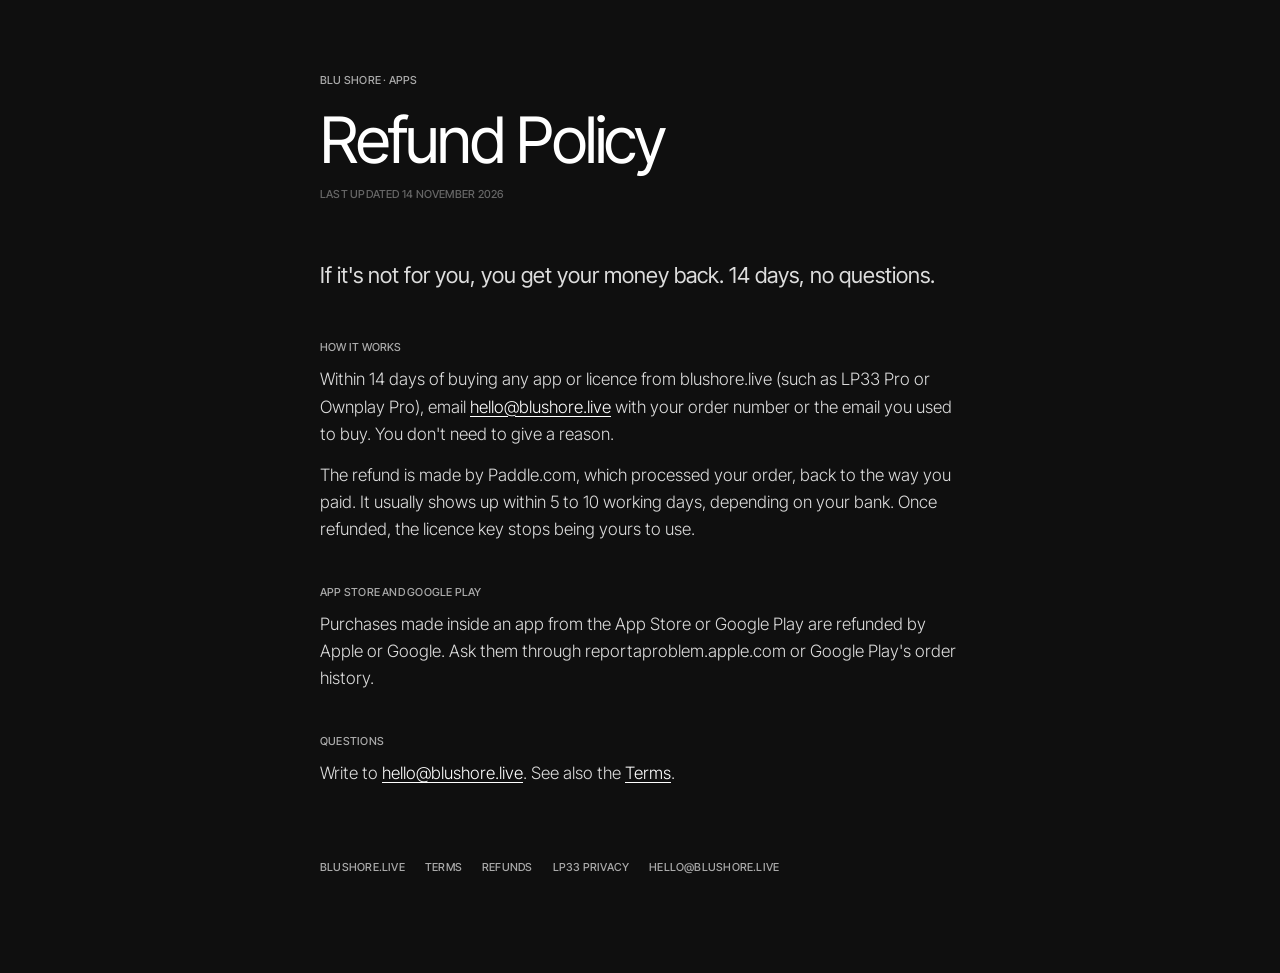
<file: refunds/index.html>
<!doctype html>
<html lang="en">
<head>
<meta charset="utf-8">
<meta name="viewport" content="width=device-width, initial-scale=1, viewport-fit=cover">
<title>Refund Policy · Blu Shore</title>
<meta name="description" content="Refunds for apps bought from Blu Shore: 14 days, no questions.">
<link rel="canonical" href="https://blushore.live/refunds">
<meta name="theme-color" content="#0f0f0f">
<link rel="preconnect" href="https://fonts.googleapis.com">
<link rel="preconnect" href="https://fonts.gstatic.com" crossorigin>
<link href="https://fonts.googleapis.com/css2?family=Inter+Tight:wght@300;400;500&display=swap" rel="stylesheet">
<style>
  :root { --bg: #0f0f0f; --fg: #fff; --mut: #aaa; --dim: #666; }
  html { background: var(--bg); -webkit-text-size-adjust: 100%; }
  body { margin: 0; background: var(--bg); color: var(--fg); font: 300 17px/1.6 "Inter Tight", -apple-system, sans-serif; -webkit-font-smoothing: antialiased; }
  main { max-width: 640px; margin: 0 auto; padding: 72px 16px 96px; }
  .lab { font-size: 11px; font-weight: 500; letter-spacing: .02em; text-transform: uppercase; color: var(--mut); margin: 0 0 20px; }
  .lab a { color: var(--mut); text-decoration: none; }
  h1 { font-weight: 400; font-size: clamp(40px, 9vw, 64px); line-height: .95; letter-spacing: -.035em; margin: 0 0 16px; }
  .date { font-size: 11px; font-weight: 500; letter-spacing: .02em; text-transform: uppercase; color: var(--dim); margin: 0 0 56px; }
  .lead { font-size: 22px; line-height: 1.4; font-weight: 400; margin: 0 0 48px; }
  h2 { font-size: 11px; font-weight: 500; letter-spacing: .02em; text-transform: uppercase; color: var(--mut); margin: 40px 0 10px; }
  p { margin: 0 0 14px; color: #ddd; }
  a { color: var(--fg); text-underline-offset: 3px; }
  footer { margin-top: 72px; font-size: 11px; font-weight: 500; letter-spacing: .02em; text-transform: uppercase; color: var(--dim); display: flex; flex-wrap: wrap; gap: 8px 20px; }
  footer a { color: var(--mut); text-decoration: none; }
</style>
</head>
<body>
<main>
  <p class="lab"><a href="/">Blu Shore</a> · Apps</p>
  <h1>Refund Policy</h1>
  <p class="date">Last updated 14 November 2026</p>

  <p class="lead">If it's not for you, you get your money back. 14 days, no questions.</p>

  <h2>How it works</h2>
  <p>Within 14 days of buying any app or licence from blushore.live (such as LP33 Pro or Ownplay Pro), email <a href="mailto:hello@blushore.live">hello@blushore.live</a> with your order number or the email you used to buy. You don't need to give a reason.</p>
  <p>The refund is made by Paddle.com, which processed your order, back to the way you paid. It usually shows up within 5 to 10 working days, depending on your bank. Once refunded, the licence key stops being yours to use.</p>

  <h2>App Store and Google Play</h2>
  <p>Purchases made inside an app from the App Store or Google Play are refunded by Apple or Google. Ask them through reportaproblem.apple.com or Google Play's order history.</p>

  <h2>Questions</h2>
  <p>Write to <a href="mailto:hello@blushore.live">hello@blushore.live</a>. See also the <a href="/terms">Terms</a>.</p>

  <footer><a href="/">blushore.live</a><a href="/terms">Terms</a><a href="/refunds">Refunds</a><a href="/lp33/privacy/">LP33 Privacy</a><a href="mailto:hello@blushore.live">hello@blushore.live</a></footer>
</main>
</body>
</html>
</file>
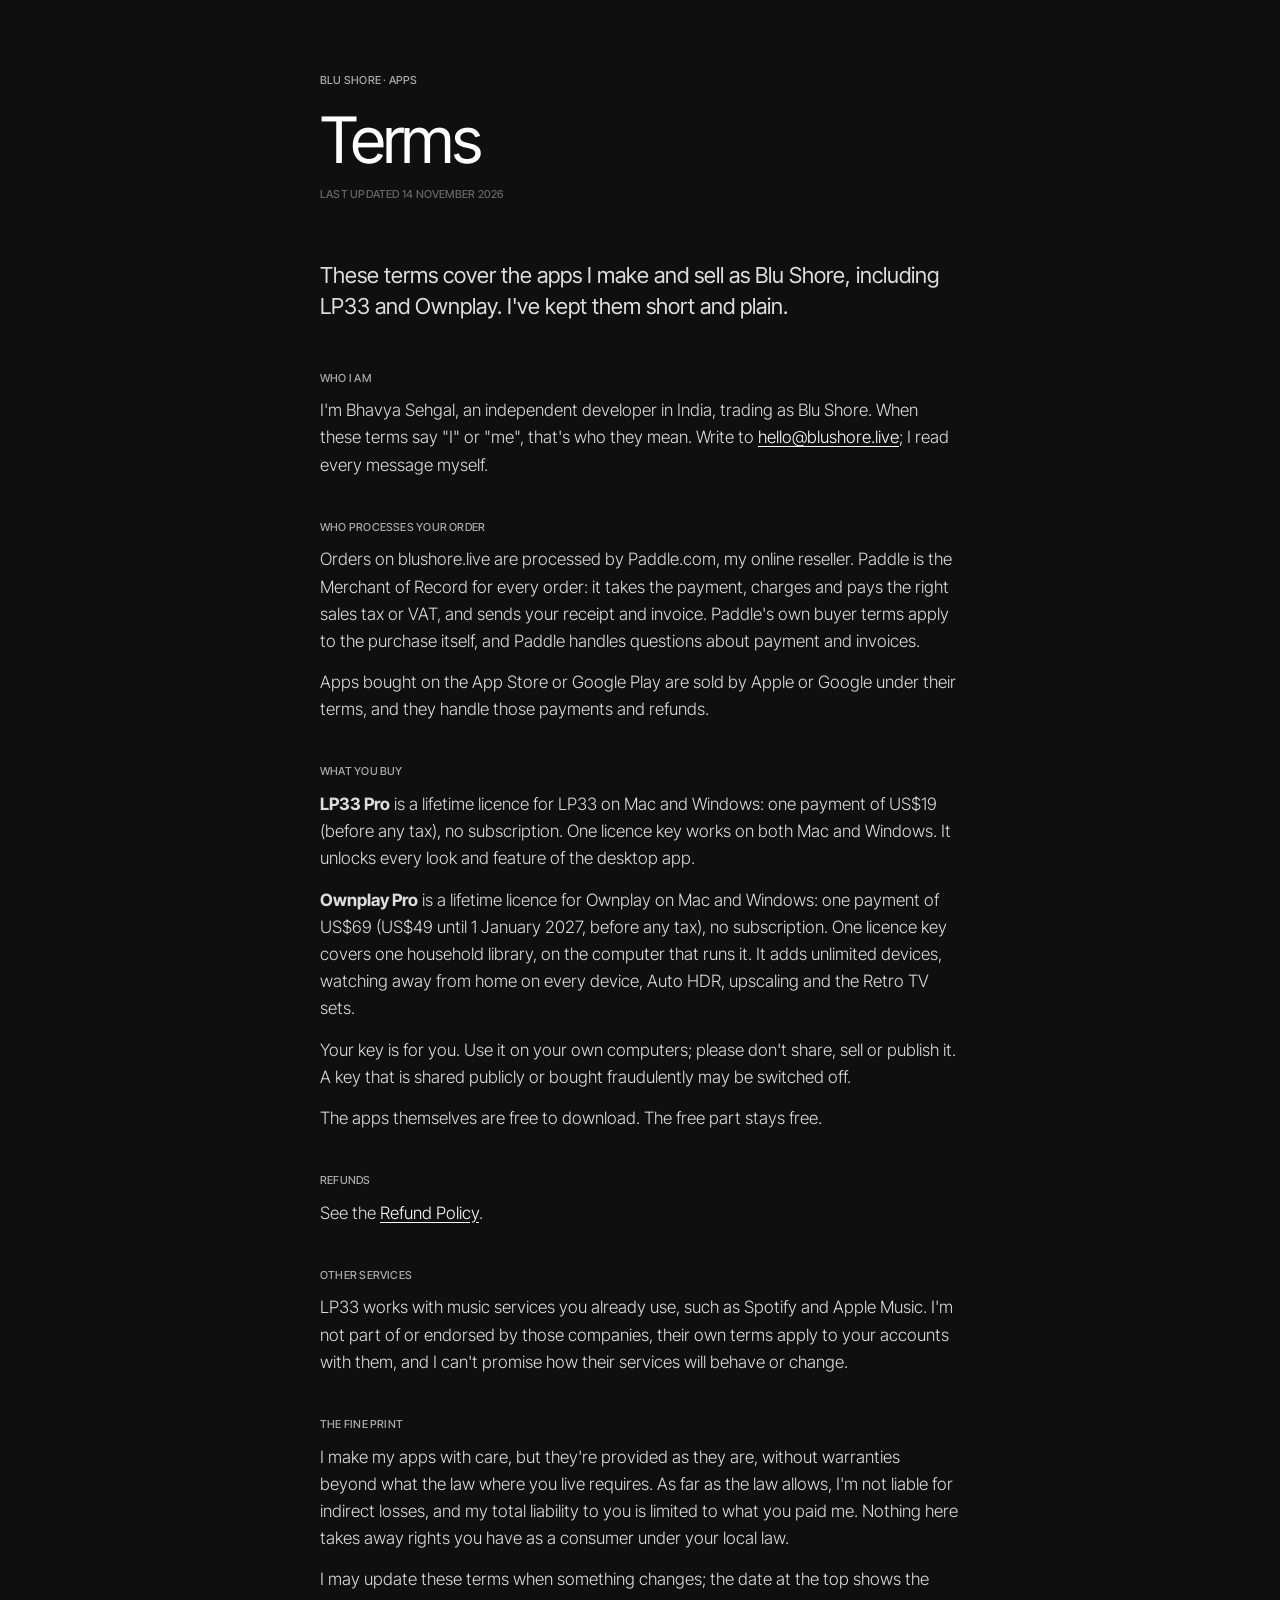
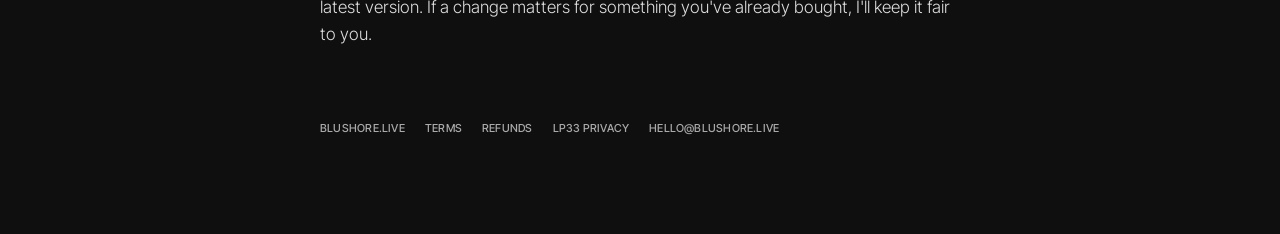
<file: terms/index.html>
<!doctype html>
<html lang="en">
<head>
<meta charset="utf-8">
<meta name="viewport" content="width=device-width, initial-scale=1, viewport-fit=cover">
<title>Terms · Blu Shore</title>
<meta name="description" content="Terms for buying and using apps by Blu Shore, including LP33 and Ownplay.">
<link rel="canonical" href="https://blushore.live/terms">
<meta name="theme-color" content="#0f0f0f">
<link rel="preconnect" href="https://fonts.googleapis.com">
<link rel="preconnect" href="https://fonts.gstatic.com" crossorigin>
<link href="https://fonts.googleapis.com/css2?family=Inter+Tight:wght@300;400;500&display=swap" rel="stylesheet">
<style>
  :root { --bg: #0f0f0f; --fg: #fff; --mut: #aaa; --dim: #666; }
  html { background: var(--bg); -webkit-text-size-adjust: 100%; }
  body { margin: 0; background: var(--bg); color: var(--fg); font: 300 17px/1.6 "Inter Tight", -apple-system, sans-serif; -webkit-font-smoothing: antialiased; }
  main { max-width: 640px; margin: 0 auto; padding: 72px 16px 96px; }
  .lab { font-size: 11px; font-weight: 500; letter-spacing: .02em; text-transform: uppercase; color: var(--mut); margin: 0 0 20px; }
  .lab a { color: var(--mut); text-decoration: none; }
  h1 { font-weight: 400; font-size: clamp(40px, 9vw, 64px); line-height: .95; letter-spacing: -.035em; margin: 0 0 16px; }
  .date { font-size: 11px; font-weight: 500; letter-spacing: .02em; text-transform: uppercase; color: var(--dim); margin: 0 0 56px; }
  .lead { font-size: 22px; line-height: 1.4; font-weight: 400; margin: 0 0 48px; }
  h2 { font-size: 11px; font-weight: 500; letter-spacing: .02em; text-transform: uppercase; color: var(--mut); margin: 40px 0 10px; }
  p { margin: 0 0 14px; color: #ddd; }
  a { color: var(--fg); text-underline-offset: 3px; }
  footer { margin-top: 72px; font-size: 11px; font-weight: 500; letter-spacing: .02em; text-transform: uppercase; color: var(--dim); display: flex; flex-wrap: wrap; gap: 8px 20px; }
  footer a { color: var(--mut); text-decoration: none; }
</style>
</head>
<body>
<main>
  <p class="lab"><a href="/">Blu Shore</a> · Apps</p>
  <h1>Terms</h1>
  <p class="date">Last updated 14 November 2026</p>

  <p class="lead">These terms cover the apps I make and sell as Blu Shore, including LP33 and Ownplay. I've kept them short and plain.</p>

  <h2>Who I am</h2>
  <p>I'm Bhavya Sehgal, an independent developer in India, trading as Blu Shore. When these terms say "I" or "me", that's who they mean. Write to <a href="mailto:hello@blushore.live">hello@blushore.live</a>; I read every message myself.</p>

  <h2>Who processes your order</h2>
  <p>Orders on blushore.live are processed by Paddle.com, my online reseller. Paddle is the Merchant of Record for every order: it takes the payment, charges and pays the right sales tax or VAT, and sends your receipt and invoice. Paddle's own buyer terms apply to the purchase itself, and Paddle handles questions about payment and invoices.</p>
  <p>Apps bought on the App Store or Google Play are sold by Apple or Google under their terms, and they handle those payments and refunds.</p>

  <h2>What you buy</h2>
  <p><strong>LP33 Pro</strong> is a lifetime licence for LP33 on Mac and Windows: one payment of US$19 (before any tax), no subscription. One licence key works on both Mac and Windows. It unlocks every look and feature of the desktop app.</p>
  <p><strong>Ownplay Pro</strong> is a lifetime licence for Ownplay on Mac and Windows: one payment of US$69 (US$49 until 1 January 2027, before any tax), no subscription. One licence key covers one household library, on the computer that runs it. It adds unlimited devices, watching away from home on every device, Auto HDR, upscaling and the Retro TV sets.</p>
  <p>Your key is for you. Use it on your own computers; please don't share, sell or publish it. A key that is shared publicly or bought fraudulently may be switched off.</p>
  <p>The apps themselves are free to download. The free part stays free.</p>

  <h2>Refunds</h2>
  <p>See the <a href="/refunds">Refund Policy</a>.</p>

  <h2>Other services</h2>
  <p>LP33 works with music services you already use, such as Spotify and Apple Music. I'm not part of or endorsed by those companies, their own terms apply to your accounts with them, and I can't promise how their services will behave or change.</p>

  <h2>The fine print</h2>
  <p>I make my apps with care, but they're provided as they are, without warranties beyond what the law where you live requires. As far as the law allows, I'm not liable for indirect losses, and my total liability to you is limited to what you paid me. Nothing here takes away rights you have as a consumer under your local law.</p>
  <p>I may update these terms when something changes; the date at the top shows the latest version. If a change matters for something you've already bought, I'll keep it fair to you.</p>

  <footer><a href="/">blushore.live</a><a href="/terms">Terms</a><a href="/refunds">Refunds</a><a href="/lp33/privacy/">LP33 Privacy</a><a href="mailto:hello@blushore.live">hello@blushore.live</a></footer>
</main>
</body>
</html>
</file>
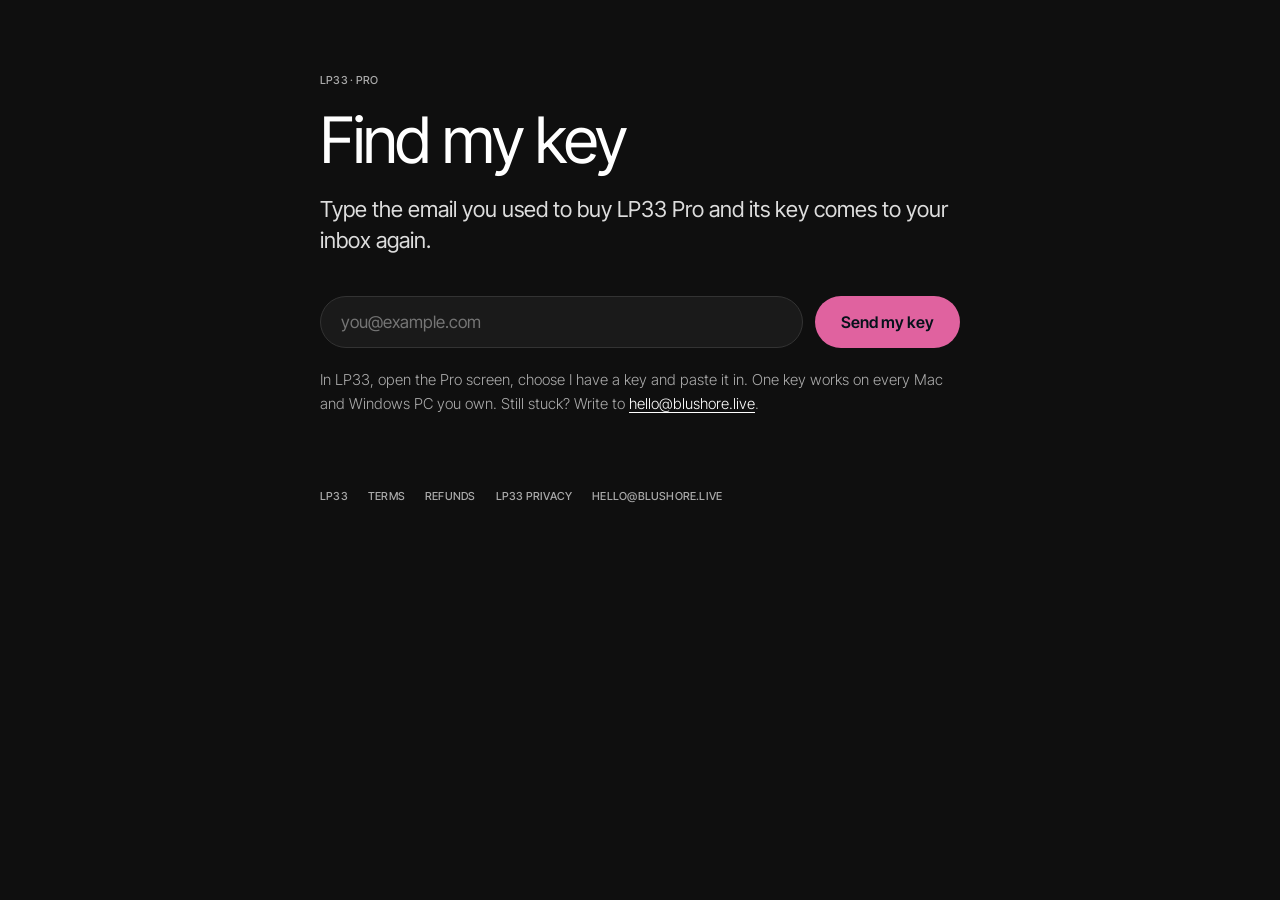
<file: lp33/key/index.html>
<!doctype html>
<html lang="en">
<head>
<meta charset="utf-8">
<meta name="viewport" content="width=device-width, initial-scale=1, viewport-fit=cover">
<title>Find my key · LP33</title>
<meta name="description" content="Bought LP33 Pro? Type your email and its key comes to your inbox again.">
<link rel="canonical" href="https://blushore.live/lp33/key/">
<meta name="theme-color" content="#0f0f0f">
<link rel="preconnect" href="https://fonts.googleapis.com">
<link rel="preconnect" href="https://fonts.gstatic.com" crossorigin>
<link href="https://fonts.googleapis.com/css2?family=Inter+Tight:wght@300;400;500;600&display=swap" rel="stylesheet">
<style>
  :root { --bg: #0f0f0f; --fg: #fff; --mut: #aaa; --dim: #666; --pink: #e0629f; --field: #1a1a1a; }
  html { background: var(--bg); -webkit-text-size-adjust: 100%; }
  body { margin: 0; background: var(--bg); color: var(--fg); font: 300 17px/1.6 "Inter Tight", -apple-system, sans-serif; -webkit-font-smoothing: antialiased; }
  main { max-width: 640px; margin: 0 auto; padding: 72px 16px 96px; }
  .lab { font-size: 11px; font-weight: 500; letter-spacing: .02em; text-transform: uppercase; color: var(--mut); margin: 0 0 20px; }
  .lab a { color: var(--mut); text-decoration: none; }
  h1 { font-weight: 400; font-size: clamp(40px, 9vw, 64px); line-height: .95; letter-spacing: -.035em; margin: 0 0 24px; }
  .lead { font-size: 22px; line-height: 1.4; font-weight: 400; margin: 0 0 40px; }
  p { margin: 0 0 14px; color: #ddd; }
  a { color: var(--fg); text-underline-offset: 3px; }
  form { display: flex; gap: 12px; flex-wrap: wrap; margin: 0 0 20px; }
  label { position: absolute; width: 1px; height: 1px; overflow: hidden; clip: rect(0 0 0 0); }
  input { flex: 1 1 260px; min-width: 0; height: 52px; box-sizing: border-box; padding: 0 20px; border: 1px solid #333; border-radius: 999px; background: var(--field); color: var(--fg); font: 400 17px "Inter Tight", -apple-system, sans-serif; }
  input:focus { outline: none; border-color: #fff; }
  button { flex: none; height: 52px; padding: 0 26px; border: 0; border-radius: 999px; background: var(--pink); color: #06111a; font: 600 16px "Inter Tight", -apple-system, sans-serif; cursor: pointer; transition: transform .4s cubic-bezier(.2,.9,.25,1.05), opacity .3s; }
  button:hover { transform: scale(1.03); }
  button:active { transform: scale(.97); }
  button[disabled] { opacity: .5; pointer-events: none; }
  .done { font-size: 20px; line-height: 1.4; font-weight: 400; color: var(--fg); }
  .err { color: #f3a9c9; }
  .note { color: var(--mut); font-size: 15px; }
  footer { margin-top: 72px; font-size: 11px; font-weight: 500; letter-spacing: .02em; text-transform: uppercase; color: var(--dim); display: flex; flex-wrap: wrap; gap: 8px 20px; }
  footer a { color: var(--mut); text-decoration: none; }
  @media (prefers-reduced-motion: reduce) { button { transition: none; } }
</style>
</head>
<body>
<main>
  <p class="lab"><a href="/lp33">LP33</a> · Pro</p>
  <h1>Find my key</h1>
  <p class="lead">Type the email you used to buy LP33 Pro and its key comes to your inbox again.</p>

  <form id="f" novalidate>
    <label for="email">Email</label>
    <input id="email" name="email" type="email" autocomplete="email" inputmode="email" placeholder="you@example.com" required>
    <button type="submit" id="go">Send my key</button>
  </form>
  <p id="msg" role="status" aria-live="polite"></p>

  <p class="note">In LP33, open the Pro screen, choose I have a key and paste it in. One key works on every Mac and Windows PC you own. Still stuck? Write to <a href="mailto:hello@blushore.live">hello@blushore.live</a>.</p>

  <footer><a href="/lp33">LP33</a><a href="/terms">Terms</a><a href="/refunds">Refunds</a><a href="/lp33/privacy/">LP33 Privacy</a><a href="mailto:hello@blushore.live">hello@blushore.live</a></footer>
</main>
<script>
  const f = document.getElementById('f'), input = document.getElementById('email'), go = document.getElementById('go'), msg = document.getElementById('msg');
  f.addEventListener('submit', async e => {
    e.preventDefault();
    const email = input.value.trim();
    msg.className = '';
    if (!/^[^\s@]+@[^\s@]+\.[^\s@]+$/.test(email)) { msg.className = 'err'; msg.textContent = 'That doesn’t look like an email address.'; input.focus(); return; }
    go.disabled = true; go.textContent = 'Sending…';
    // JSON sent as text/plain: a "simple" request, so the browser skips the CORS preflight (simpler; the key service answers OPTIONS too since 2026-11-14)
    try {
      const r = await fetch('https://lp33-keys.metro-player.workers.dev/resend', { method: 'POST', headers: { 'Content-Type': 'text/plain;charset=UTF-8' }, body: JSON.stringify({ email }) });
      if (!r.ok) throw new Error(r.status);
      f.hidden = true;
      msg.className = 'done';
      msg.textContent = 'If that address bought LP33 Pro, its key is on its way.';
    } catch (err) {
      msg.className = 'err';
      msg.textContent = 'Couldn’t reach the key service. Try again in a moment, or write to hello@blushore.live.';
      go.disabled = false; go.textContent = 'Send my key';
    }
  });
</script>
</body>
</html>
</file>
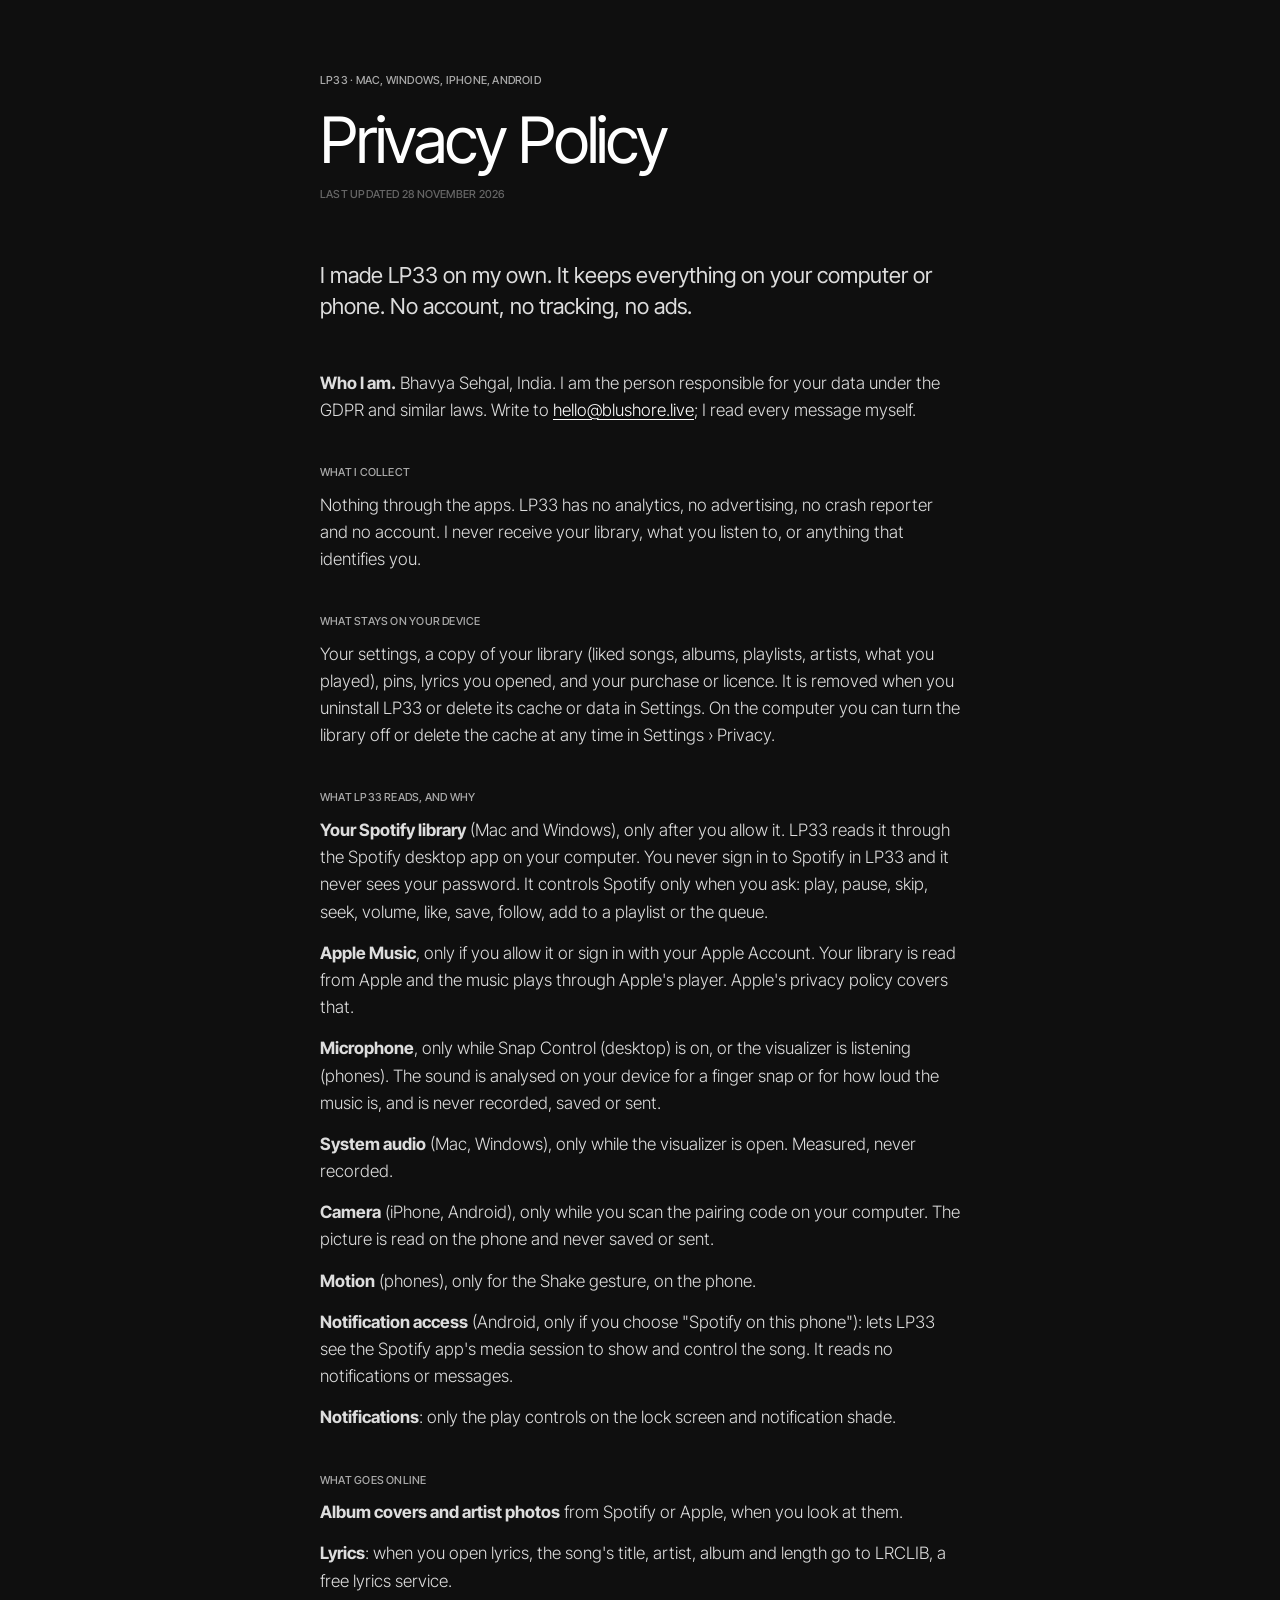
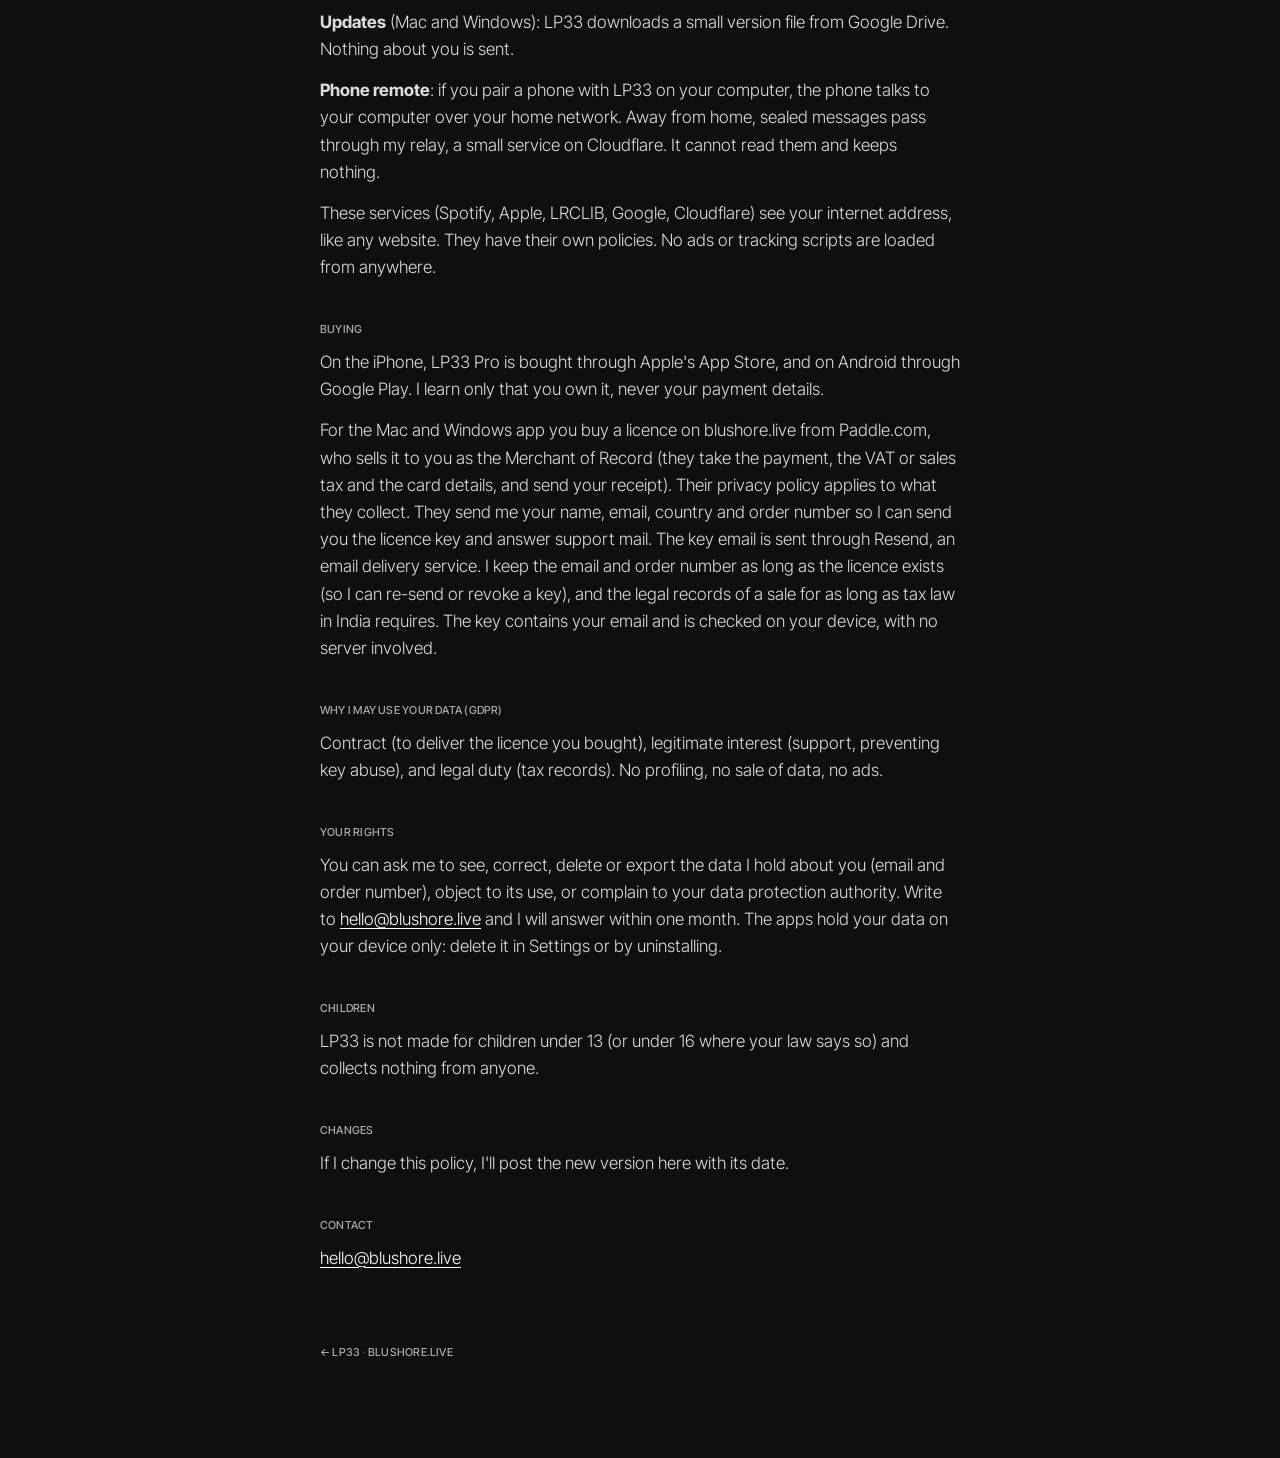
<file: lp33/privacy/index.html>
<!doctype html>
<html lang="en">
<head>
<meta charset="utf-8">
<meta name="viewport" content="width=device-width, initial-scale=1, viewport-fit=cover">
<title>LP33 Privacy Policy</title>
<meta name="description" content="LP33 collects nothing about you. No account, no tracking, no ads.">
<meta name="theme-color" content="#0f0f0f">
<link rel="preconnect" href="https://fonts.googleapis.com">
<link rel="preconnect" href="https://fonts.gstatic.com" crossorigin>
<link href="https://fonts.googleapis.com/css2?family=Inter+Tight:wght@300;400;500&display=swap" rel="stylesheet">
<style>
  :root { --bg: #0f0f0f; --fg: #fff; --mut: #aaa; --dim: #666; }
  html { background: var(--bg); -webkit-text-size-adjust: 100%; }
  body { margin: 0; background: var(--bg); color: var(--fg); font: 300 17px/1.6 "Inter Tight", -apple-system, sans-serif; -webkit-font-smoothing: antialiased; }
  main { max-width: 640px; margin: 0 auto; padding: 72px 16px 96px; }
  .lab { font-size: 11px; font-weight: 500; letter-spacing: .02em; text-transform: uppercase; color: var(--mut); margin: 0 0 20px; }
  h1 { font-weight: 400; font-size: clamp(40px, 9vw, 64px); line-height: .95; letter-spacing: -.035em; margin: 0 0 16px; }
  .date { font-size: 11px; font-weight: 500; letter-spacing: .02em; text-transform: uppercase; color: var(--dim); margin: 0 0 56px; }
  .lead { font-size: 22px; line-height: 1.4; font-weight: 400; margin: 0 0 48px; }
  h2 { font-size: 11px; font-weight: 500; letter-spacing: .02em; text-transform: uppercase; color: var(--mut); margin: 40px 0 10px; }
  p { margin: 0 0 14px; color: #ddd; }
  a { color: var(--fg); text-underline-offset: 3px; }
  footer { margin-top: 72px; font-size: 11px; font-weight: 500; letter-spacing: .02em; text-transform: uppercase; color: var(--dim); }
  footer a { color: var(--mut); text-decoration: none; }
</style>
</head>
<body>
<main>
  <p class="lab">LP33 · Mac, Windows, iPhone, Android</p>
  <h1>Privacy Policy</h1>
  <p class="date">Last updated 28 November 2026</p>

  <p class="lead">I made LP33 on my own. It keeps everything on your computer or phone. No account, no tracking, no ads.</p>

  <p><strong>Who I am.</strong> Bhavya Sehgal, India. I am the person responsible for your data under the GDPR and similar laws. Write to <a href="mailto:hello@blushore.live">hello@blushore.live</a>; I read every message myself.</p>

  <h2>What I collect</h2>
  <p>Nothing through the apps. LP33 has no analytics, no advertising, no crash reporter and no account. I never receive your library, what you listen to, or anything that identifies you.</p>

  <h2>What stays on your device</h2>
  <p>Your settings, a copy of your library (liked songs, albums, playlists, artists, what you played), pins, lyrics you opened, and your purchase or licence. It is removed when you uninstall LP33 or delete its cache or data in Settings. On the computer you can turn the library off or delete the cache at any time in Settings › Privacy.</p>

  <h2>What LP33 reads, and why</h2>
  <p><strong>Your Spotify library</strong> (Mac and Windows), only after you allow it. LP33 reads it through the Spotify desktop app on your computer. You never sign in to Spotify in LP33 and it never sees your password. It controls Spotify only when you ask: play, pause, skip, seek, volume, like, save, follow, add to a playlist or the queue.</p>
  <p><strong>Apple Music</strong>, only if you allow it or sign in with your Apple Account. Your library is read from Apple and the music plays through Apple's player. Apple's privacy policy covers that.</p>
  <p><strong>Microphone</strong>, only while Snap Control (desktop) is on, or the visualizer is listening (phones). The sound is analysed on your device for a finger snap or for how loud the music is, and is never recorded, saved or sent.</p>
  <p><strong>System audio</strong> (Mac, Windows), only while the visualizer is open. Measured, never recorded.</p>
  <p><strong>Camera</strong> (iPhone, Android), only while you scan the pairing code on your computer. The picture is read on the phone and never saved or sent.</p>
  <p><strong>Motion</strong> (phones), only for the Shake gesture, on the phone.</p>
  <p><strong>Notification access</strong> (Android, only if you choose "Spotify on this phone"): lets LP33 see the Spotify app's media session to show and control the song. It reads no notifications or messages.</p>
  <p><strong>Notifications</strong>: only the play controls on the lock screen and notification shade.</p>

  <h2>What goes online</h2>
  <p><strong>Album covers and artist photos</strong> from Spotify or Apple, when you look at them.</p>
  <p><strong>Lyrics</strong>: when you open lyrics, the song's title, artist, album and length go to LRCLIB, a free lyrics service.</p>
  <p><strong>Updates</strong> (Mac and Windows): LP33 downloads a small version file from Google Drive. Nothing about you is sent.</p>
  <p><strong>Phone remote</strong>: if you pair a phone with LP33 on your computer, the phone talks to your computer over your home network. Away from home, sealed messages pass through my relay, a small service on Cloudflare. It cannot read them and keeps nothing.</p>
  <p>These services (Spotify, Apple, LRCLIB, Google, Cloudflare) see your internet address, like any website. They have their own policies. No ads or tracking scripts are loaded from anywhere.</p>

  <h2>Buying</h2>
  <p>On the iPhone, LP33 Pro is bought through Apple's App Store, and on Android through Google Play. I learn only that you own it, never your payment details.</p>
  <p>For the Mac and Windows app you buy a licence on blushore.live from Paddle.com, who sells it to you as the Merchant of Record (they take the payment, the VAT or sales tax and the card details, and send your receipt). Their privacy policy applies to what they collect. They send me your name, email, country and order number so I can send you the licence key and answer support mail. The key email is sent through Resend, an email delivery service. I keep the email and order number as long as the licence exists (so I can re-send or revoke a key), and the legal records of a sale for as long as tax law in India requires. The key contains your email and is checked on your device, with no server involved.</p>

  <h2>Why I may use your data (GDPR)</h2>
  <p>Contract (to deliver the licence you bought), legitimate interest (support, preventing key abuse), and legal duty (tax records). No profiling, no sale of data, no ads.</p>

  <h2>Your rights</h2>
  <p>You can ask me to see, correct, delete or export the data I hold about you (email and order number), object to its use, or complain to your data protection authority. Write to <a href="mailto:hello@blushore.live">hello@blushore.live</a> and I will answer within one month. The apps hold your data on your device only: delete it in Settings or by uninstalling.</p>

  <h2>Children</h2>
  <p>LP33 is not made for children under 13 (or under 16 where your law says so) and collects nothing from anyone.</p>

  <h2>Changes</h2>
  <p>If I change this policy, I'll post the new version here with its date.</p>

  <h2>Contact</h2>
  <p><a href="mailto:hello@blushore.live">hello@blushore.live</a></p>

  <footer><a href="/#apps">← LP33</a> · <a href="/">blushore.live</a></footer>
</main>
</body>
</html>
</file>
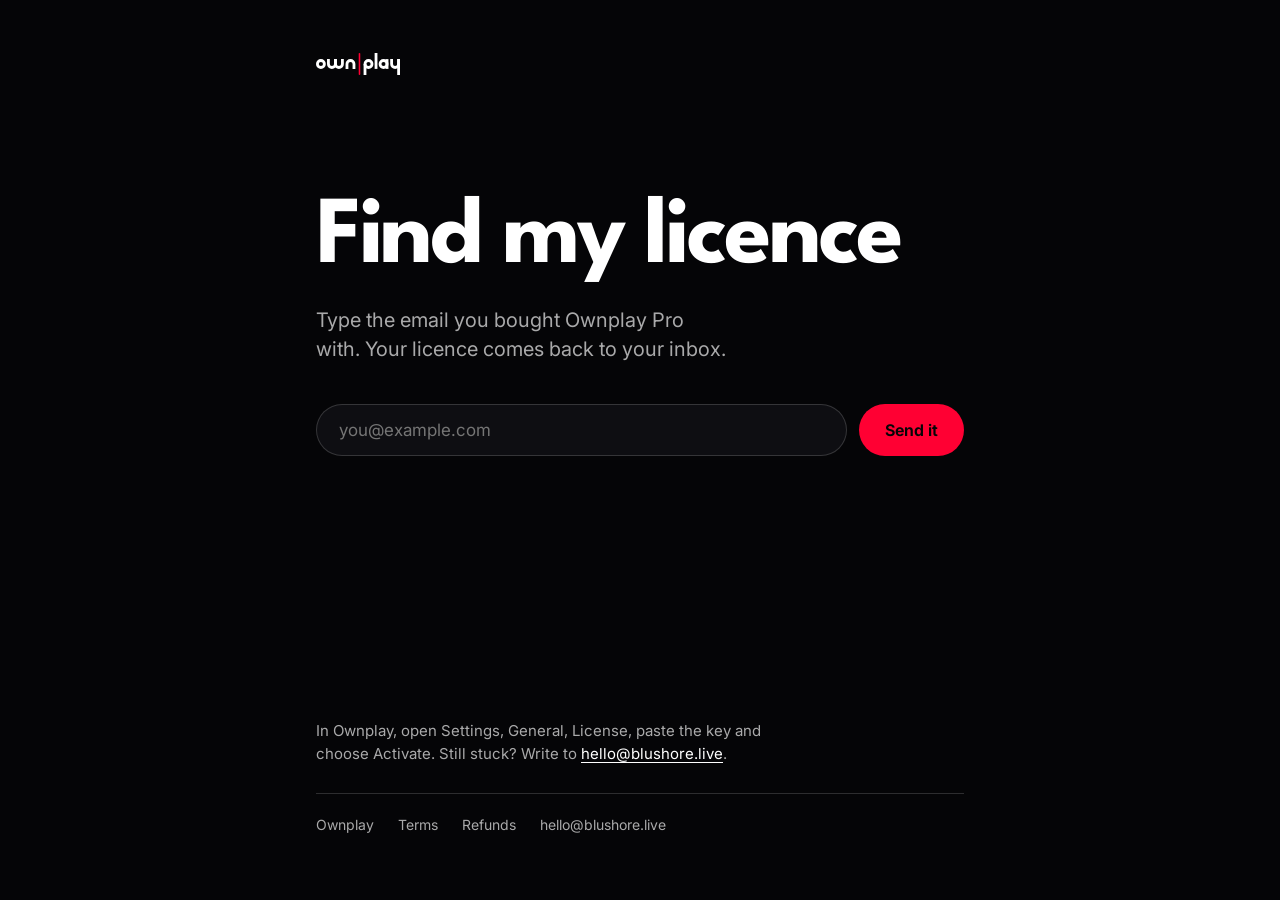
<file: ownplay/licence/index.html>
<!doctype html>
<html lang="en">
<head>
<meta charset="utf-8">
<meta name="viewport" content="width=device-width, initial-scale=1, viewport-fit=cover">
<title>Find my licence · Ownplay</title>
<meta name="description" content="Bought Ownplay Pro? Type your email and your licence comes to your inbox again.">
<link rel="canonical" href="https://blushore.live/ownplay/licence/">
<meta name="theme-color" content="#050507">
<link rel="icon" href="/ownplay/img/ownplay-icon-dark.svg" type="image/svg+xml">
<link rel="preconnect" href="https://fonts.googleapis.com">
<link rel="preconnect" href="https://fonts.gstatic.com" crossorigin>
<link href="https://fonts.googleapis.com/css2?family=Inter:opsz,wght@14..32,400..700&family=League+Spartan:wght@700&display=swap" rel="stylesheet">
<style>
:root{--bg:#050507;--ink:#fff;--muted:rgba(255,255,255,.66);--red:#FF0033;--field:#0E0E12;--line:rgba(255,255,255,.16);--spring:cubic-bezier(.32,1.28,.5,1);color-scheme:dark}
*{box-sizing:border-box;margin:0;padding:0}
html,body{background:var(--bg);color:var(--ink);font:400 17px/1.55 Inter,system-ui,sans-serif;-webkit-font-smoothing:antialiased;-webkit-text-size-adjust:100%}
main{max-width:680px;margin:0 auto;padding:40px 16px 64px;min-height:100svh;display:flex;flex-direction:column}
.top{display:flex;align-items:center;height:48px}.top img{height:22px}
h1{font-family:"League Spartan",Inter,sans-serif;font-weight:700;font-size:clamp(52px,12vw,96px);letter-spacing:-.035em;line-height:.9;margin:clamp(64px,12vh,120px) 0 24px}
.lead{font-size:20px;line-height:1.45;color:var(--muted);max-width:32ch;margin-bottom:40px}
form{display:flex;gap:12px;flex-wrap:wrap;margin-bottom:16px}
label{position:absolute;width:1px;height:1px;overflow:hidden;clip:rect(0 0 0 0)}
input{flex:1 1 260px;min-width:0;height:52px;padding:0 22px;border:1px solid var(--line);border-radius:999px;background:var(--field);color:var(--ink);font:inherit}
input:focus{outline:none;border-color:var(--ink)}
button{flex:none;height:52px;padding:0 26px;border:0;border-radius:999px;background:var(--red);color:var(--bg);font:650 16px Inter,system-ui,sans-serif;cursor:pointer;transition:transform .45s var(--spring),opacity .3s}
button:active{transform:scale(.94)}button[disabled]{opacity:.5;pointer-events:none}
#msg{min-height:1.55em}.done{font-size:20px;color:var(--ink)}.err{color:#ff8099}
.note{margin-top:auto;padding-top:64px;color:var(--muted);font-size:15px;max-width:52ch}
.note a,footer a{color:var(--ink);text-underline-offset:3px}
footer{margin-top:28px;padding-top:20px;border-top:1px solid var(--line);display:flex;flex-wrap:wrap;gap:8px 24px;font-size:14px;color:var(--muted)}
footer a{color:var(--muted);text-decoration:none}
@media (prefers-reduced-motion:reduce){button{transition:none}}
</style>
</head>
<body>
<main>
  <a class="top" href="/ownplay" aria-label="Ownplay"><img src="/ownplay/img/ownplay-wordmark-white.svg" alt="Ownplay"></a>
  <h1>Find my licence</h1>
  <p class="lead">Type the email you bought Ownplay Pro with. Your licence comes back to your inbox.</p>
  <form id="f" novalidate>
    <label for="email">Email</label>
    <input id="email" name="email" type="email" autocomplete="email" inputmode="email" placeholder="you@example.com" required>
    <button type="submit" id="go">Send it</button>
  </form>
  <p id="msg" role="status" aria-live="polite"></p>
  <p class="note">In Ownplay, open Settings, General, License, paste the key and choose Activate. Still stuck? Write to <a href="mailto:hello@blushore.live">hello@blushore.live</a>.</p>
  <footer><a href="/ownplay">Ownplay</a><a href="/terms">Terms</a><a href="/refunds">Refunds</a><a href="mailto:hello@blushore.live">hello@blushore.live</a></footer>
</main>
<script>
const f=document.getElementById('f'),input=document.getElementById('email'),go=document.getElementById('go'),msg=document.getElementById('msg');
f.addEventListener('submit',async e=>{
  e.preventDefault();const email=input.value.trim();msg.className='';
  if(!/^[^\s@]+@[^\s@]+\.[^\s@]+$/.test(email)){msg.className='err';msg.textContent='That doesn’t look like an email address.';input.focus();return}
  go.disabled=true;go.textContent='Sending…';
  try{ // JSON as text/plain: a simple request, no CORS preflight
    const r=await fetch('https://ownplay-keys.metro-player.workers.dev/resend',{method:'POST',headers:{'Content-Type':'text/plain;charset=UTF-8'},body:JSON.stringify({email})});
    if(!r.ok)throw new Error(r.status);
    f.hidden=true;msg.className='done';msg.textContent='If that address bought Ownplay Pro, its licence is on its way.';
  }catch{msg.className='err';msg.textContent='Couldn’t reach the licence service. Try again in a moment, or write to hello@blushore.live.';go.disabled=false;go.textContent='Send it'}
});
</script>
</body>
</html>
</file>
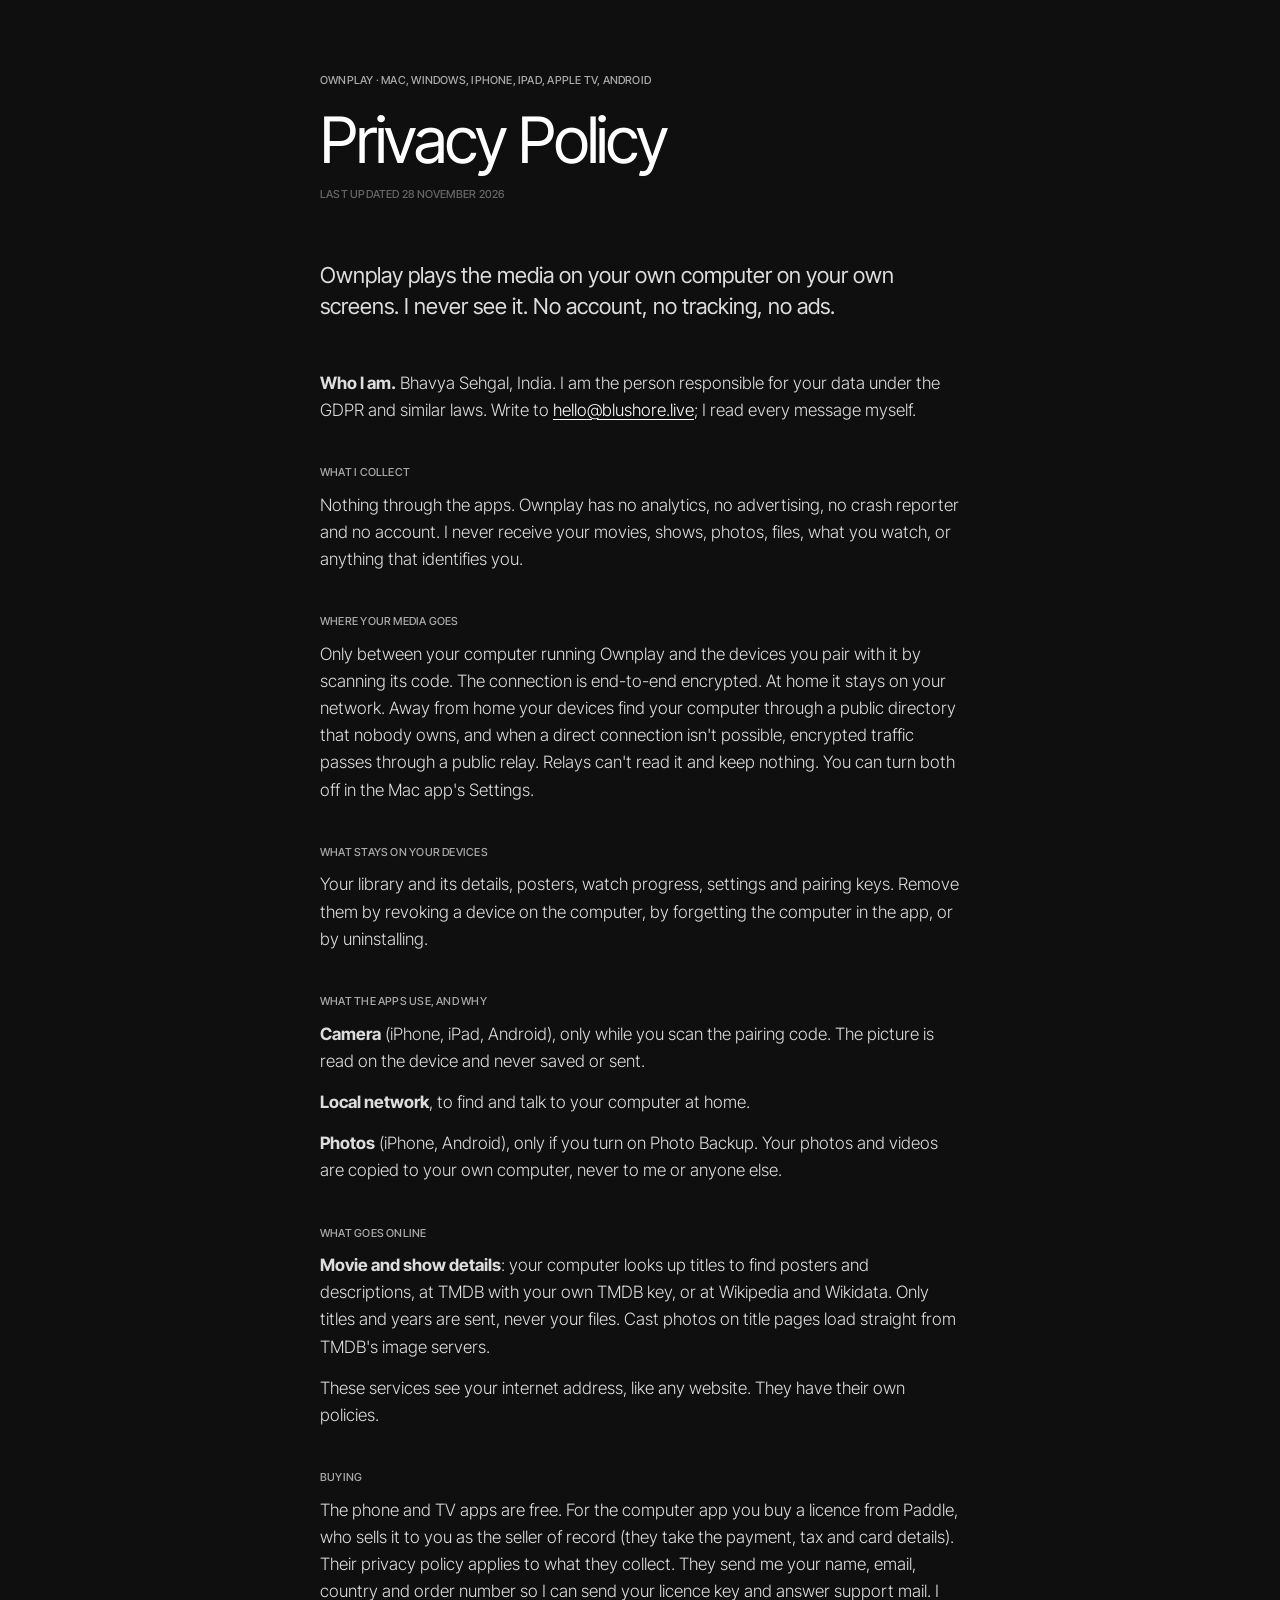
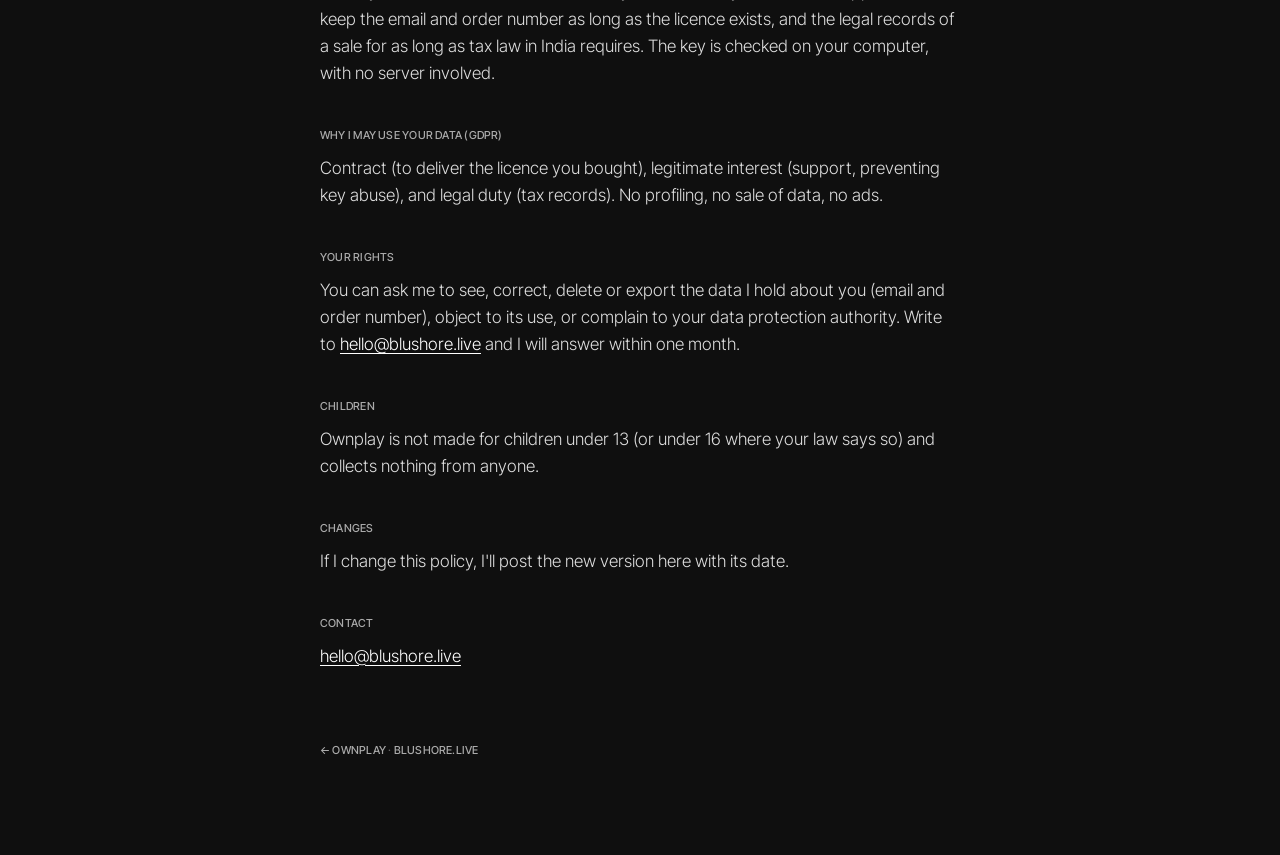
<file: ownplay/privacy/index.html>
<!doctype html>
<html lang="en">
<head>
<meta charset="utf-8">
<meta name="viewport" content="width=device-width, initial-scale=1, viewport-fit=cover">
<title>Ownplay Privacy Policy</title>
<meta name="description" content="Ownplay collects nothing about you. Your library stays on your own computer.">
<meta name="theme-color" content="#0f0f0f">
<link rel="preconnect" href="https://fonts.googleapis.com">
<link rel="preconnect" href="https://fonts.gstatic.com" crossorigin>
<link href="https://fonts.googleapis.com/css2?family=Inter+Tight:wght@300;400;500&display=swap" rel="stylesheet">
<style>
  :root { --bg: #0f0f0f; --fg: #fff; --mut: #aaa; --dim: #666; }
  html { background: var(--bg); -webkit-text-size-adjust: 100%; }
  body { margin: 0; background: var(--bg); color: var(--fg); font: 300 17px/1.6 "Inter Tight", -apple-system, sans-serif; -webkit-font-smoothing: antialiased; }
  main { max-width: 640px; margin: 0 auto; padding: 72px 16px 96px; }
  .lab { font-size: 11px; font-weight: 500; letter-spacing: .02em; text-transform: uppercase; color: var(--mut); margin: 0 0 20px; }
  h1 { font-weight: 400; font-size: clamp(40px, 9vw, 64px); line-height: .95; letter-spacing: -.035em; margin: 0 0 16px; }
  .date { font-size: 11px; font-weight: 500; letter-spacing: .02em; text-transform: uppercase; color: var(--dim); margin: 0 0 56px; }
  .lead { font-size: 22px; line-height: 1.4; font-weight: 400; margin: 0 0 48px; }
  h2 { font-size: 11px; font-weight: 500; letter-spacing: .02em; text-transform: uppercase; color: var(--mut); margin: 40px 0 10px; }
  p { margin: 0 0 14px; color: #ddd; }
  a { color: var(--fg); text-underline-offset: 3px; }
  footer { margin-top: 72px; font-size: 11px; font-weight: 500; letter-spacing: .02em; text-transform: uppercase; color: var(--dim); }
  footer a { color: var(--mut); text-decoration: none; }
</style>
</head>
<body>
<main>
  <p class="lab">Ownplay · Mac, Windows, iPhone, iPad, Apple TV, Android</p>
  <h1>Privacy Policy</h1>
  <p class="date">Last updated 28 November 2026</p>

  <p class="lead">Ownplay plays the media on your own computer on your own screens. I never see it. No account, no tracking, no ads.</p>

  <p><strong>Who I am.</strong> Bhavya Sehgal, India. I am the person responsible for your data under the GDPR and similar laws. Write to <a href="mailto:hello@blushore.live">hello@blushore.live</a>; I read every message myself.</p>

  <h2>What I collect</h2>
  <p>Nothing through the apps. Ownplay has no analytics, no advertising, no crash reporter and no account. I never receive your movies, shows, photos, files, what you watch, or anything that identifies you.</p>

  <h2>Where your media goes</h2>
  <p>Only between your computer running Ownplay and the devices you pair with it by scanning its code. The connection is end-to-end encrypted. At home it stays on your network. Away from home your devices find your computer through a public directory that nobody owns, and when a direct connection isn't possible, encrypted traffic passes through a public relay. Relays can't read it and keep nothing. You can turn both off in the Mac app's Settings.</p>

  <h2>What stays on your devices</h2>
  <p>Your library and its details, posters, watch progress, settings and pairing keys. Remove them by revoking a device on the computer, by forgetting the computer in the app, or by uninstalling.</p>

  <h2>What the apps use, and why</h2>
  <p><strong>Camera</strong> (iPhone, iPad, Android), only while you scan the pairing code. The picture is read on the device and never saved or sent.</p>
  <p><strong>Local network</strong>, to find and talk to your computer at home.</p>
  <p><strong>Photos</strong> (iPhone, Android), only if you turn on Photo Backup. Your photos and videos are copied to your own computer, never to me or anyone else.</p>

  <h2>What goes online</h2>
  <p><strong>Movie and show details</strong>: your computer looks up titles to find posters and descriptions, at TMDB with your own TMDB key, or at Wikipedia and Wikidata. Only titles and years are sent, never your files. Cast photos on title pages load straight from TMDB's image servers.</p>
  <p>These services see your internet address, like any website. They have their own policies.</p>

  <h2>Buying</h2>
  <p>The phone and TV apps are free. For the computer app you buy a licence from Paddle, who sells it to you as the seller of record (they take the payment, tax and card details). Their privacy policy applies to what they collect. They send me your name, email, country and order number so I can send your licence key and answer support mail. I keep the email and order number as long as the licence exists, and the legal records of a sale for as long as tax law in India requires. The key is checked on your computer, with no server involved.</p>

  <h2>Why I may use your data (GDPR)</h2>
  <p>Contract (to deliver the licence you bought), legitimate interest (support, preventing key abuse), and legal duty (tax records). No profiling, no sale of data, no ads.</p>

  <h2>Your rights</h2>
  <p>You can ask me to see, correct, delete or export the data I hold about you (email and order number), object to its use, or complain to your data protection authority. Write to <a href="mailto:hello@blushore.live">hello@blushore.live</a> and I will answer within one month.</p>

  <h2>Children</h2>
  <p>Ownplay is not made for children under 13 (or under 16 where your law says so) and collects nothing from anyone.</p>

  <h2>Changes</h2>
  <p>If I change this policy, I'll post the new version here with its date.</p>

  <h2>Contact</h2>
  <p><a href="mailto:hello@blushore.live">hello@blushore.live</a></p>

  <footer><a href="/ownplay/">← Ownplay</a> · <a href="/">blushore.live</a></footer>
</main>
</body>
</html>
</file>
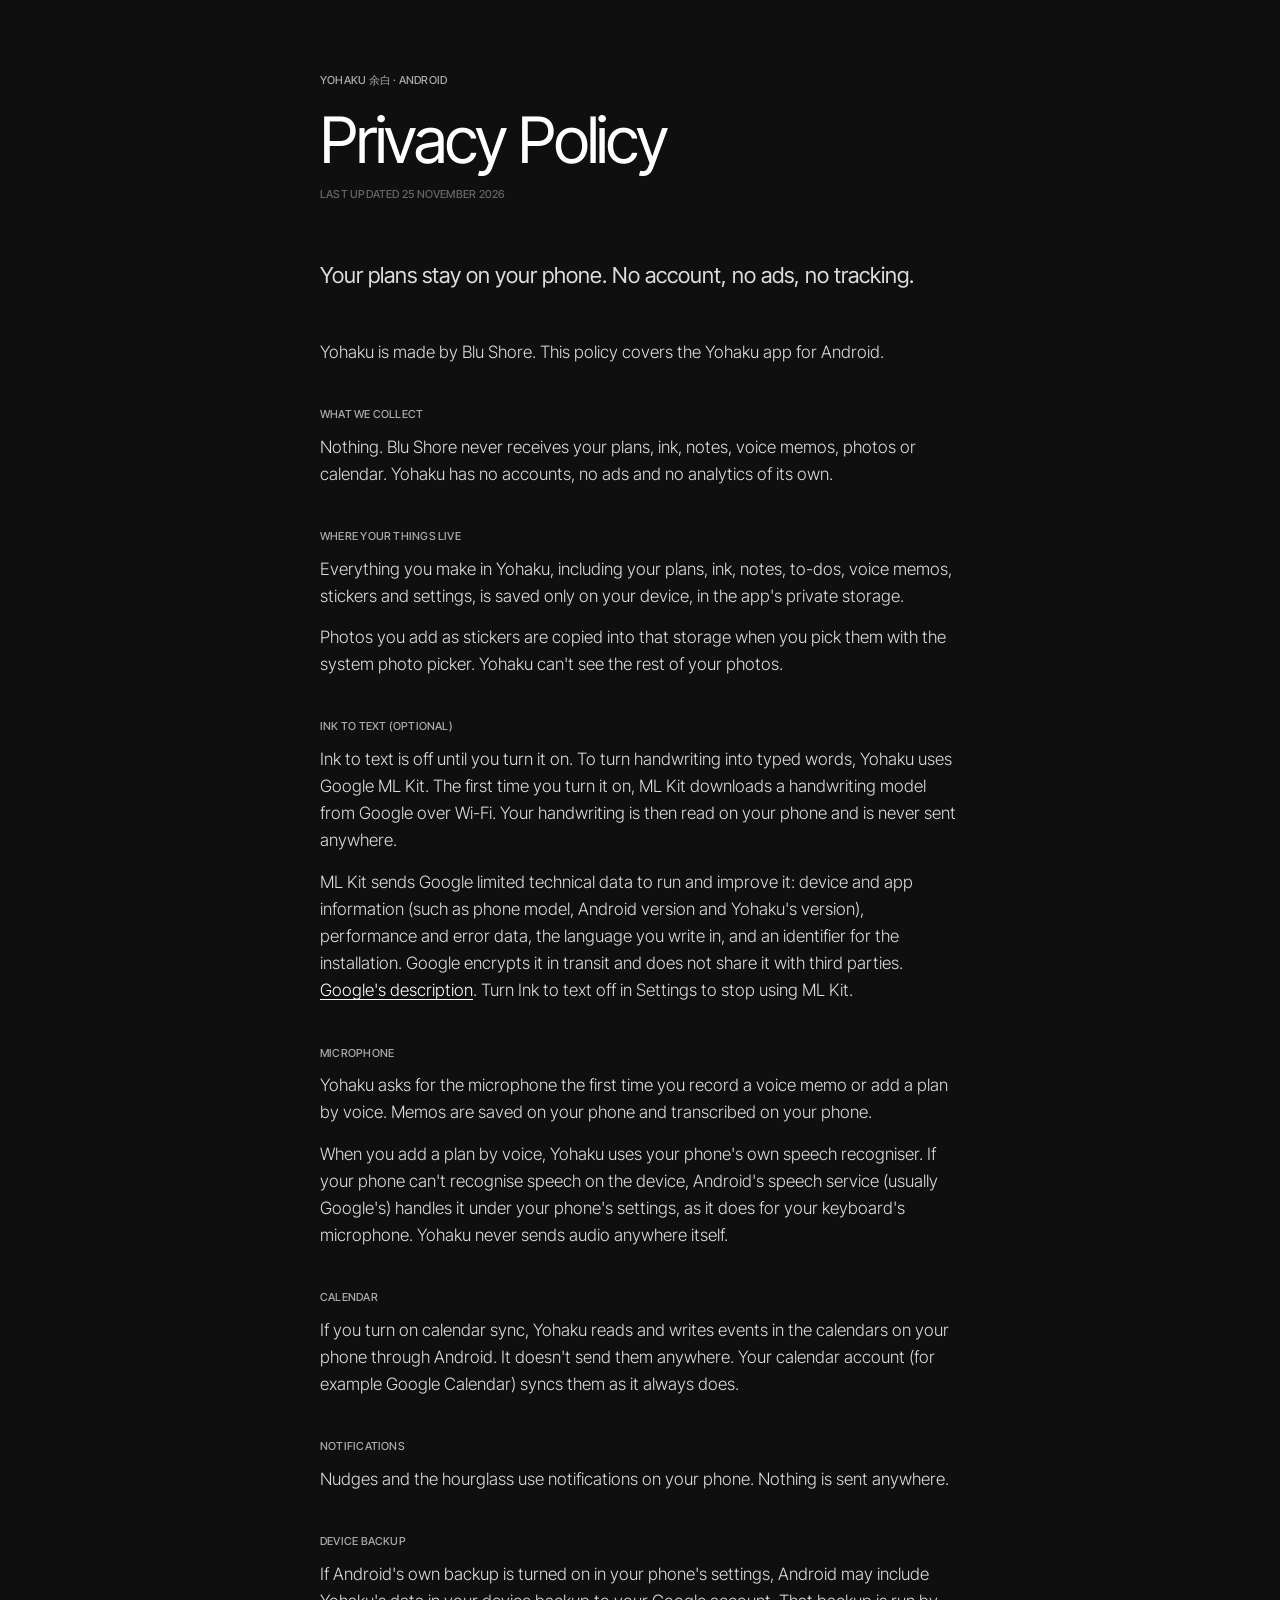
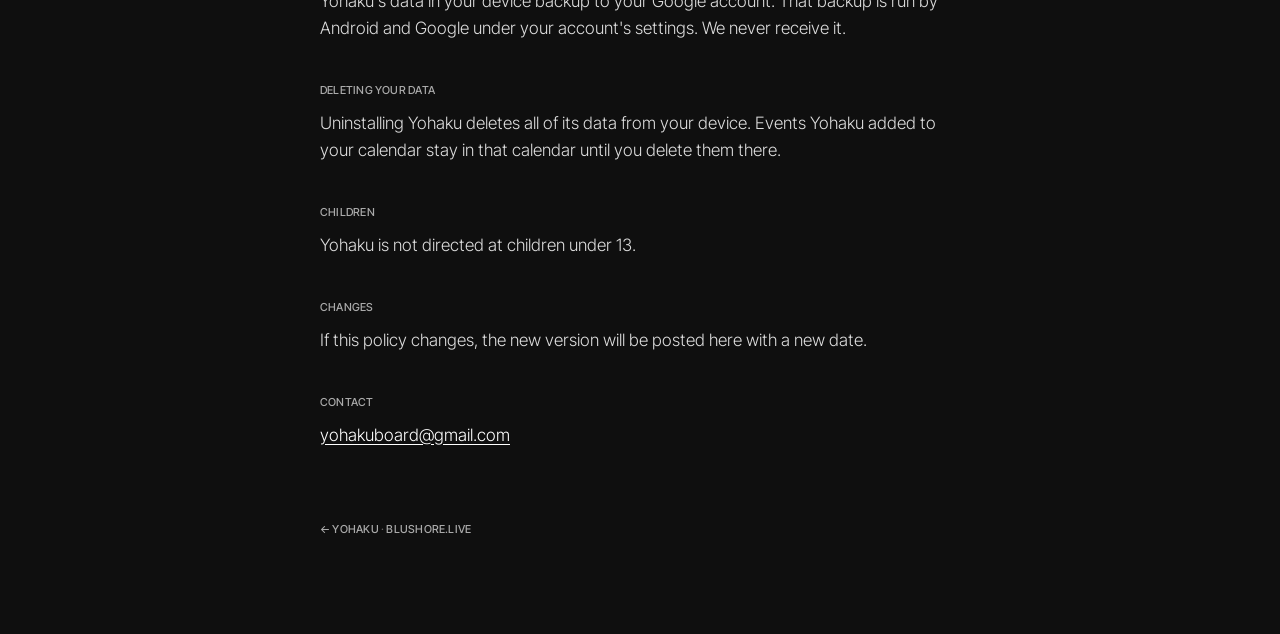
<file: yohaku/privacy/index.html>
<!doctype html>
<html lang="en">
<head>
<meta charset="utf-8">
<meta name="viewport" content="width=device-width, initial-scale=1, viewport-fit=cover">
<title>Yohaku Privacy Policy</title>
<meta name="description" content="How Yohaku for Android handles your data: your plans stay on your phone.">
<meta name="theme-color" content="#0f0f0f">
<link rel="preconnect" href="https://fonts.googleapis.com">
<link rel="preconnect" href="https://fonts.gstatic.com" crossorigin>
<link href="https://fonts.googleapis.com/css2?family=Inter+Tight:wght@300;400;500&display=swap" rel="stylesheet">
<style>
  :root { --bg: #0f0f0f; --fg: #fff; --mut: #aaa; --dim: #666; }
  html { background: var(--bg); -webkit-text-size-adjust: 100%; }
  body { margin: 0; background: var(--bg); color: var(--fg); font: 300 17px/1.6 "Inter Tight", -apple-system, sans-serif; -webkit-font-smoothing: antialiased; }
  main { max-width: 640px; margin: 0 auto; padding: 72px 16px 96px; }
  .lab { font-size: 11px; font-weight: 500; letter-spacing: .02em; text-transform: uppercase; color: var(--mut); margin: 0 0 20px; }
  h1 { font-weight: 400; font-size: clamp(40px, 9vw, 64px); line-height: .95; letter-spacing: -.035em; margin: 0 0 16px; }
  .date { font-size: 11px; font-weight: 500; letter-spacing: .02em; text-transform: uppercase; color: var(--dim); margin: 0 0 56px; }
  .lead { font-size: 22px; line-height: 1.4; font-weight: 400; margin: 0 0 48px; }
  h2 { font-size: 11px; font-weight: 500; letter-spacing: .02em; text-transform: uppercase; color: var(--mut); margin: 40px 0 10px; }
  p { margin: 0 0 14px; color: #ddd; }
  a { color: var(--fg); text-underline-offset: 3px; }
  footer { margin-top: 72px; font-size: 11px; font-weight: 500; letter-spacing: .02em; text-transform: uppercase; color: var(--dim); }
  footer a { color: var(--mut); text-decoration: none; }
</style>
</head>
<body>
<main>
  <p class="lab">Yohaku 余白 · Android</p>
  <h1>Privacy Policy</h1>
  <p class="date">Last updated 25 November 2026</p>

  <p class="lead">Your plans stay on your phone. No account, no ads, no tracking.</p>

  <p>Yohaku is made by Blu Shore. This policy covers the Yohaku app for Android.</p>

  <h2>What we collect</h2>
  <p>Nothing. Blu Shore never receives your plans, ink, notes, voice memos, photos or calendar. Yohaku has no accounts, no ads and no analytics of its own.</p>

  <h2>Where your things live</h2>
  <p>Everything you make in Yohaku, including your plans, ink, notes, to-dos, voice memos, stickers and settings, is saved only on your device, in the app's private storage.</p>
  <p>Photos you add as stickers are copied into that storage when you pick them with the system photo picker. Yohaku can't see the rest of your photos.</p>

  <h2>Ink to text (optional)</h2>
  <p>Ink to text is off until you turn it on. To turn handwriting into typed words, Yohaku uses Google ML Kit. The first time you turn it on, ML Kit downloads a handwriting model from Google over Wi-Fi. Your handwriting is then read on your phone and is never sent anywhere.</p>
  <p>ML Kit sends Google limited technical data to run and improve it: device and app information (such as phone model, Android version and Yohaku's version), performance and error data, the language you write in, and an identifier for the installation. Google encrypts it in transit and does not share it with third parties. <a href="https://developers.google.com/ml-kit/android-data-disclosure">Google's description</a>. Turn Ink to text off in Settings to stop using ML Kit.</p>

  <h2>Microphone</h2>
  <p>Yohaku asks for the microphone the first time you record a voice memo or add a plan by voice. Memos are saved on your phone and transcribed on your phone.</p>
  <p>When you add a plan by voice, Yohaku uses your phone's own speech recogniser. If your phone can't recognise speech on the device, Android's speech service (usually Google's) handles it under your phone's settings, as it does for your keyboard's microphone. Yohaku never sends audio anywhere itself.</p>

  <h2>Calendar</h2>
  <p>If you turn on calendar sync, Yohaku reads and writes events in the calendars on your phone through Android. It doesn't send them anywhere. Your calendar account (for example Google Calendar) syncs them as it always does.</p>

  <h2>Notifications</h2>
  <p>Nudges and the hourglass use notifications on your phone. Nothing is sent anywhere.</p>

  <h2>Device backup</h2>
  <p>If Android's own backup is turned on in your phone's settings, Android may include Yohaku's data in your device backup to your Google account. That backup is run by Android and Google under your account's settings. We never receive it.</p>

  <h2>Deleting your data</h2>
  <p>Uninstalling Yohaku deletes all of its data from your device. Events Yohaku added to your calendar stay in that calendar until you delete them there.</p>

  <h2>Children</h2>
  <p>Yohaku is not directed at children under 13.</p>

  <h2>Changes</h2>
  <p>If this policy changes, the new version will be posted here with a new date.</p>

  <h2>Contact</h2>
  <p><a href="mailto:yohakuboard@gmail.com">yohakuboard@gmail.com</a></p>

  <footer><a href="/#yohaku">← Yohaku</a> · <a href="/">blushore.live</a></footer>
</main>
</body>
</html>
</file>
